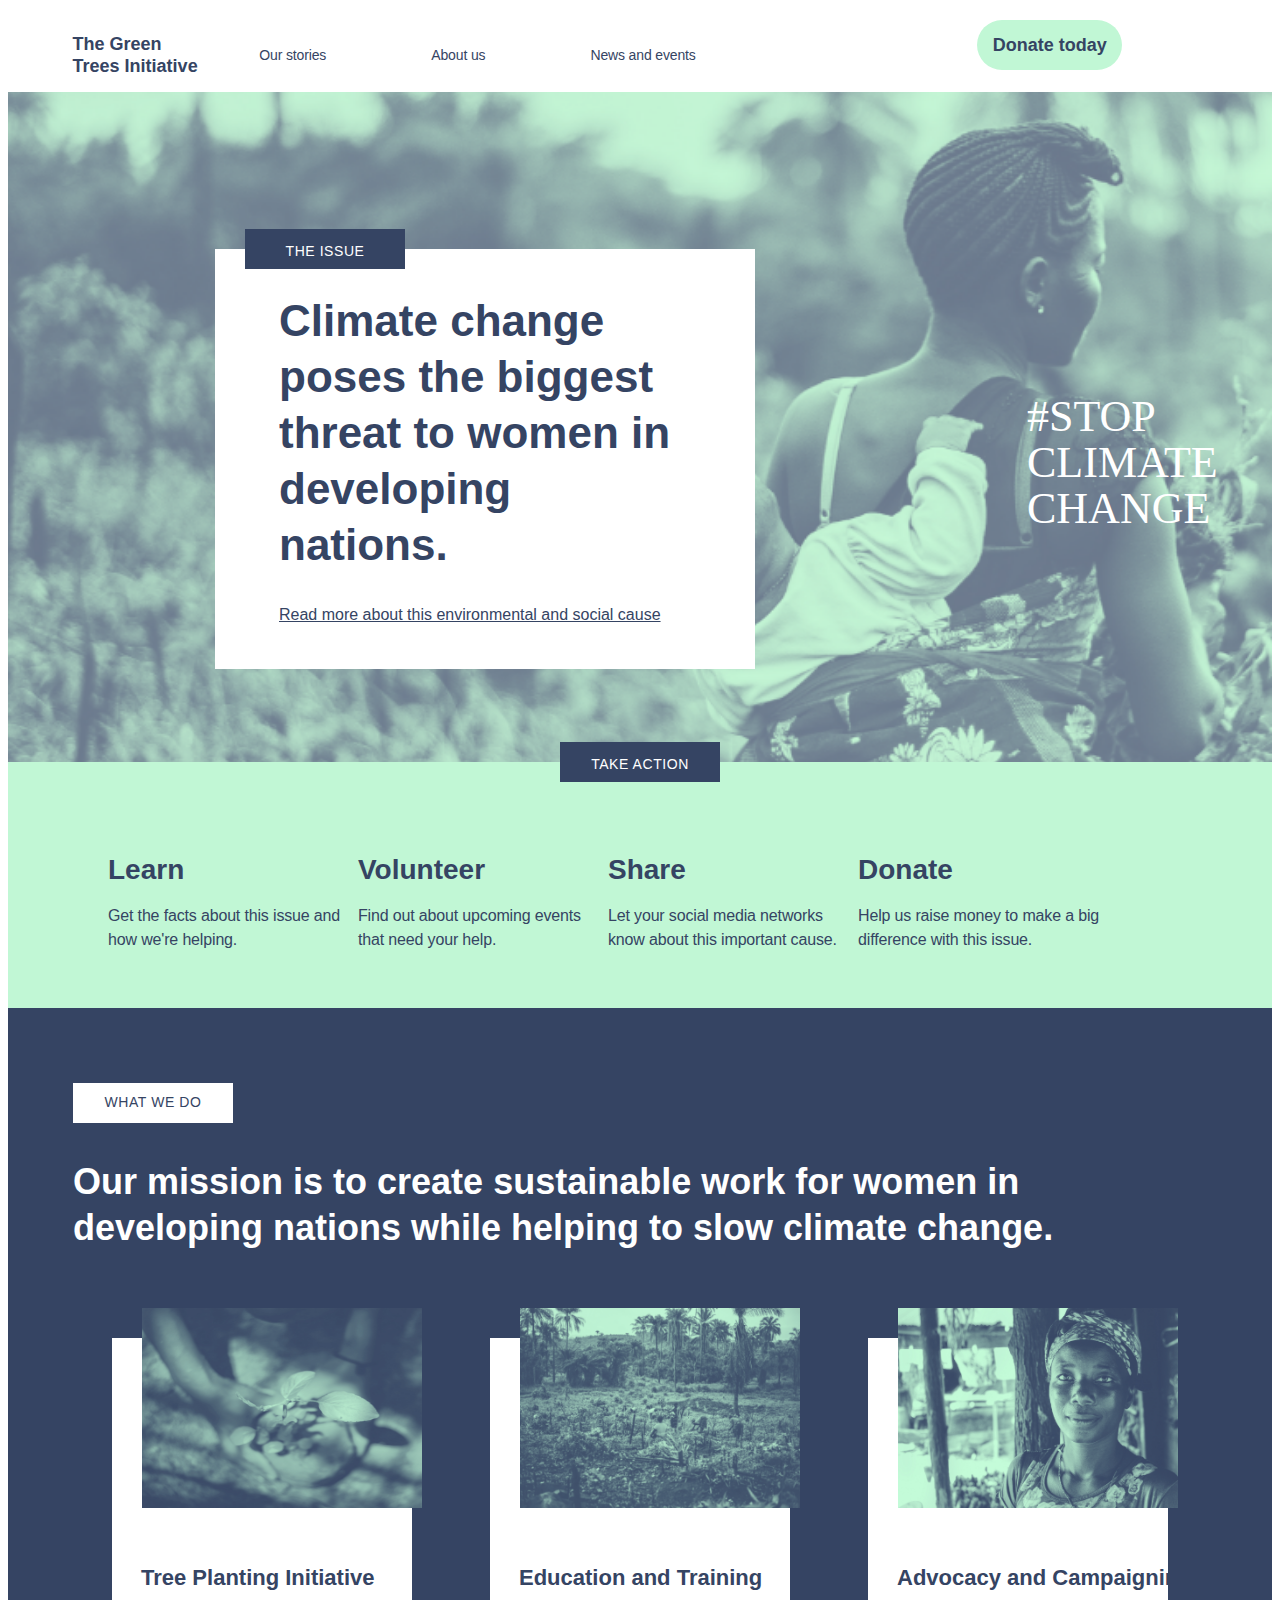
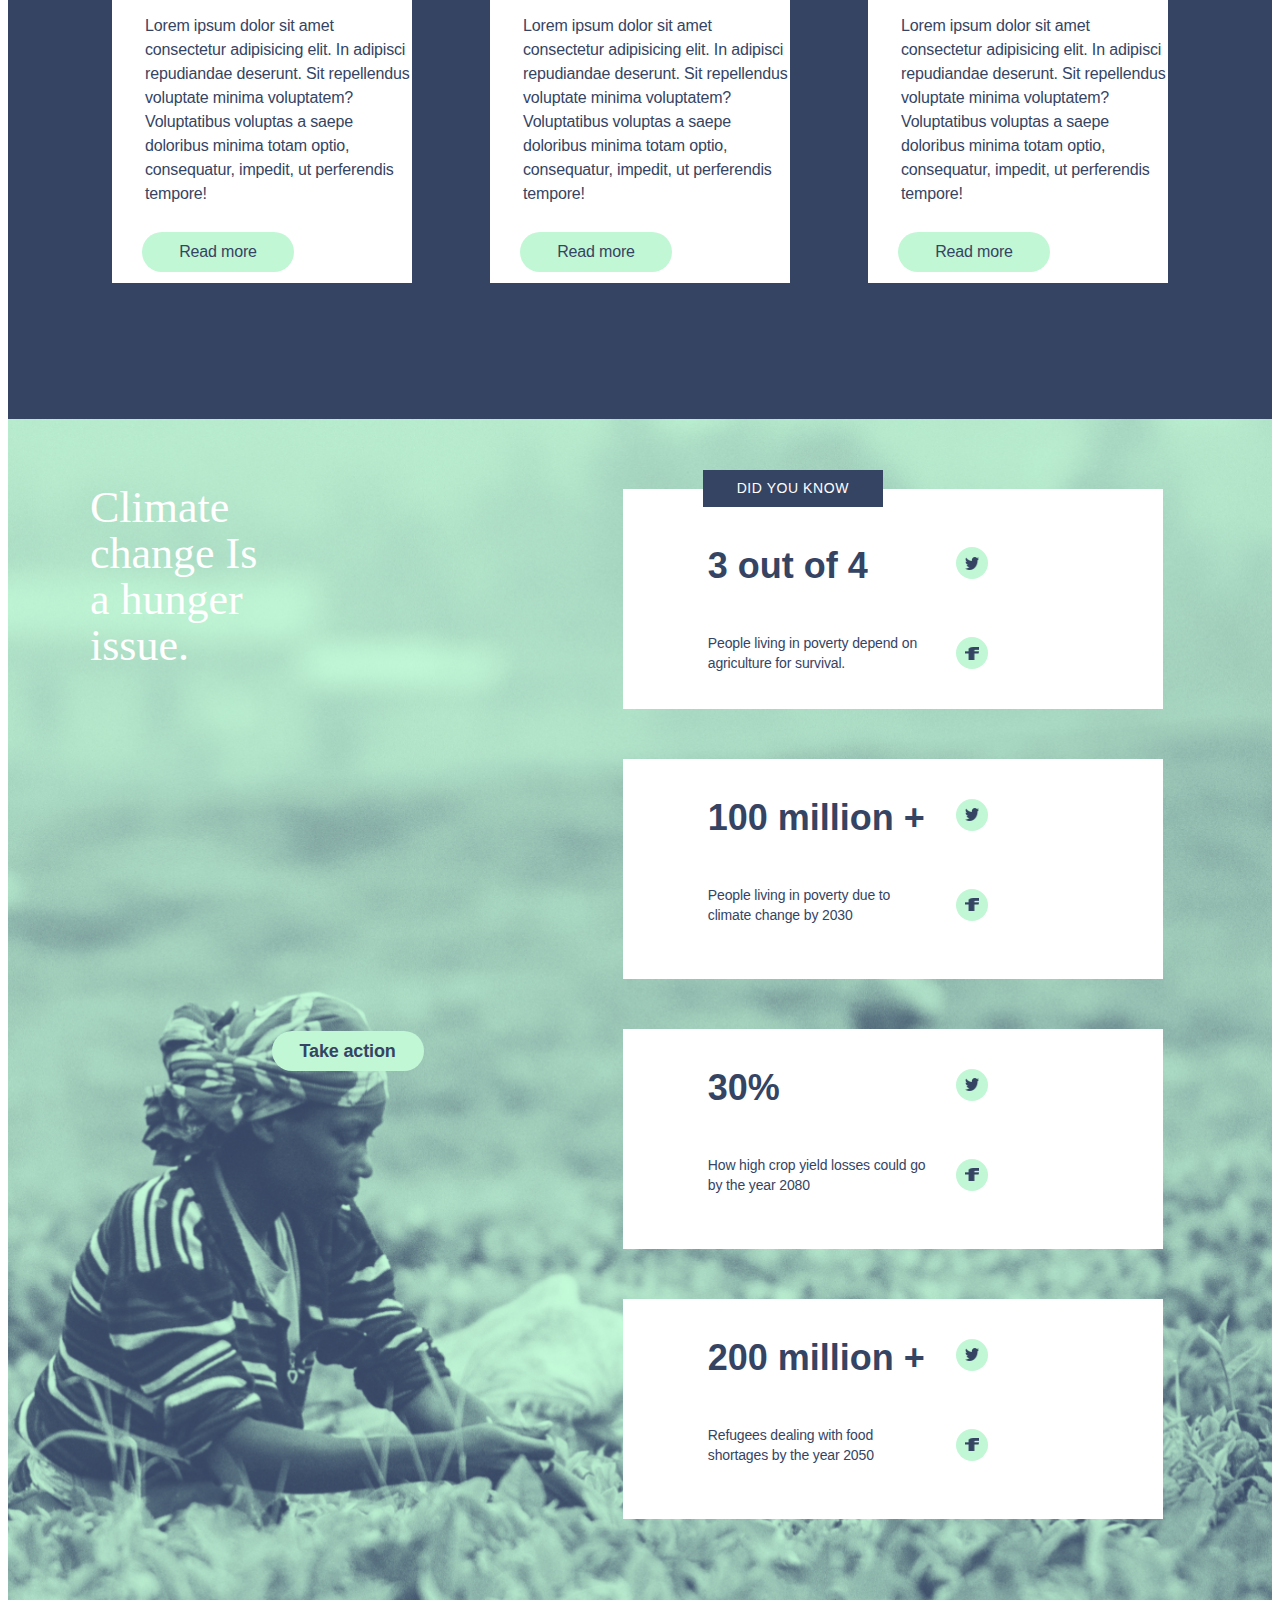
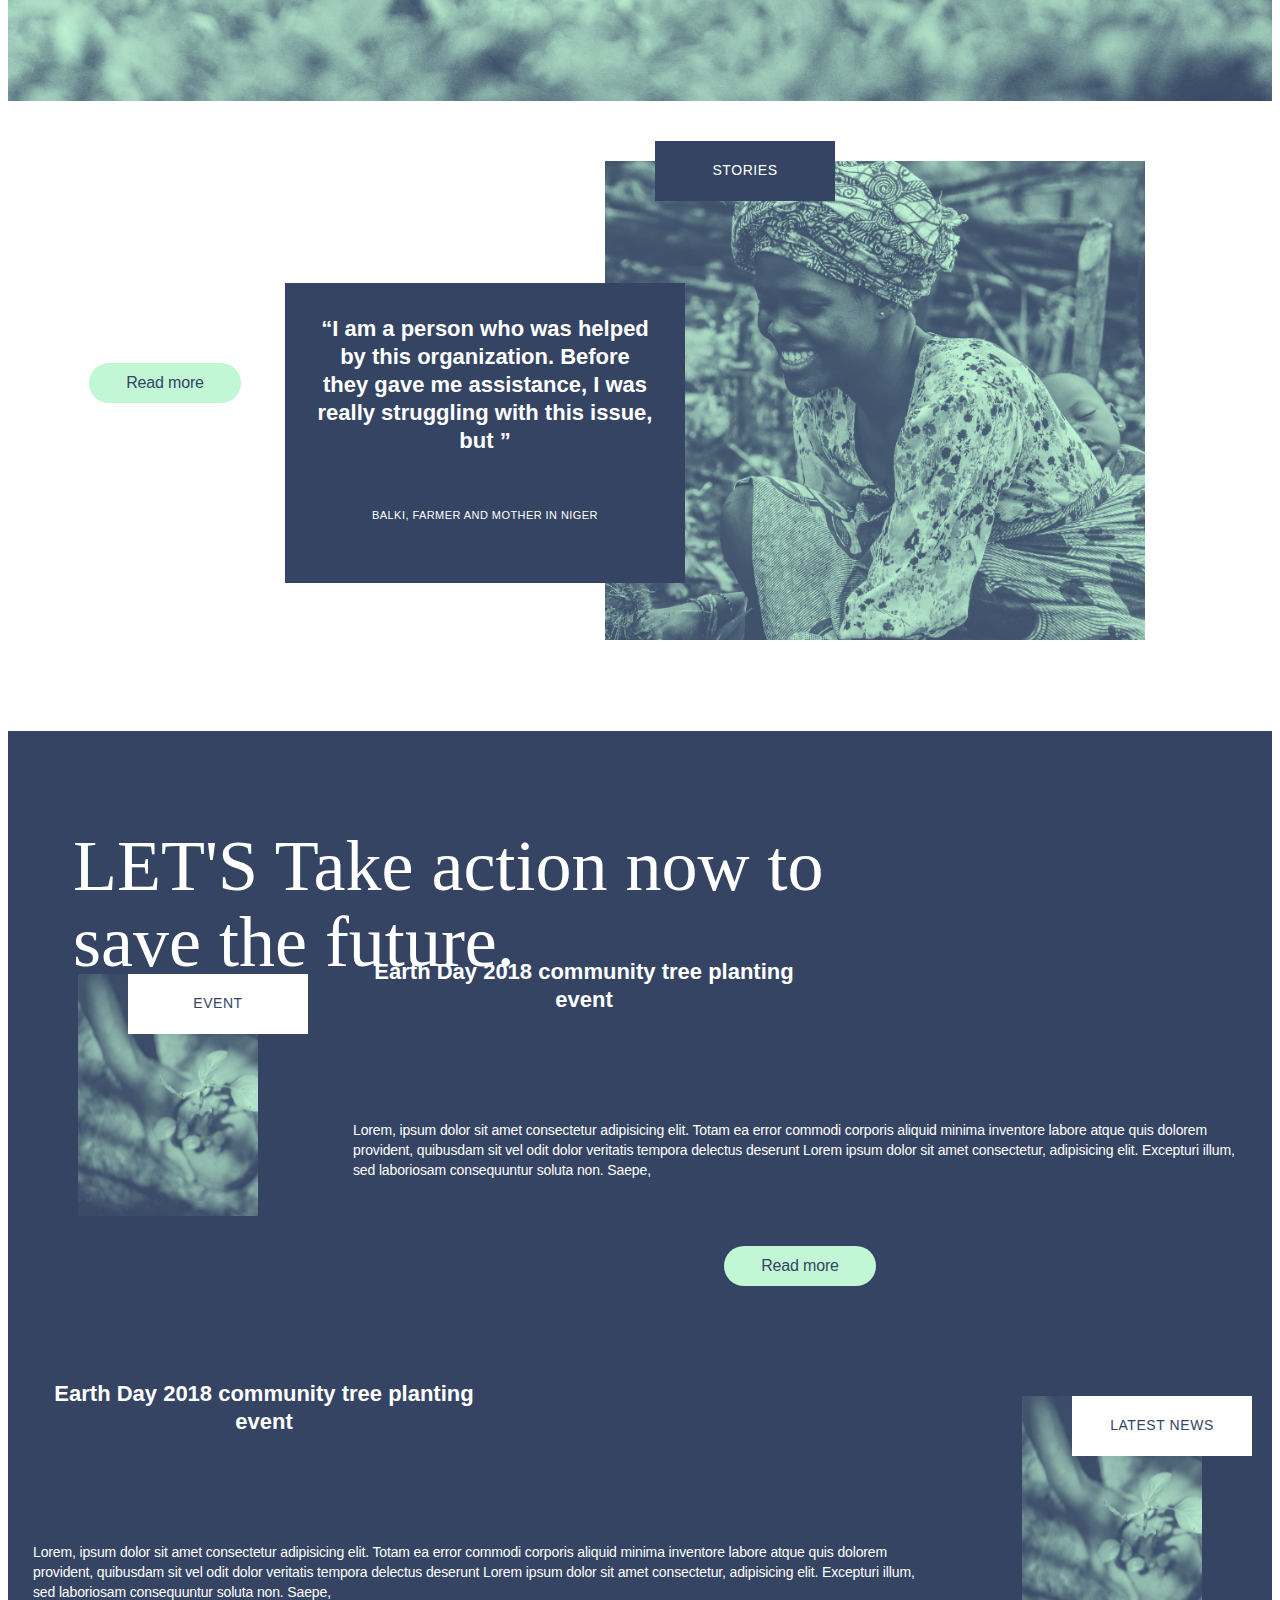
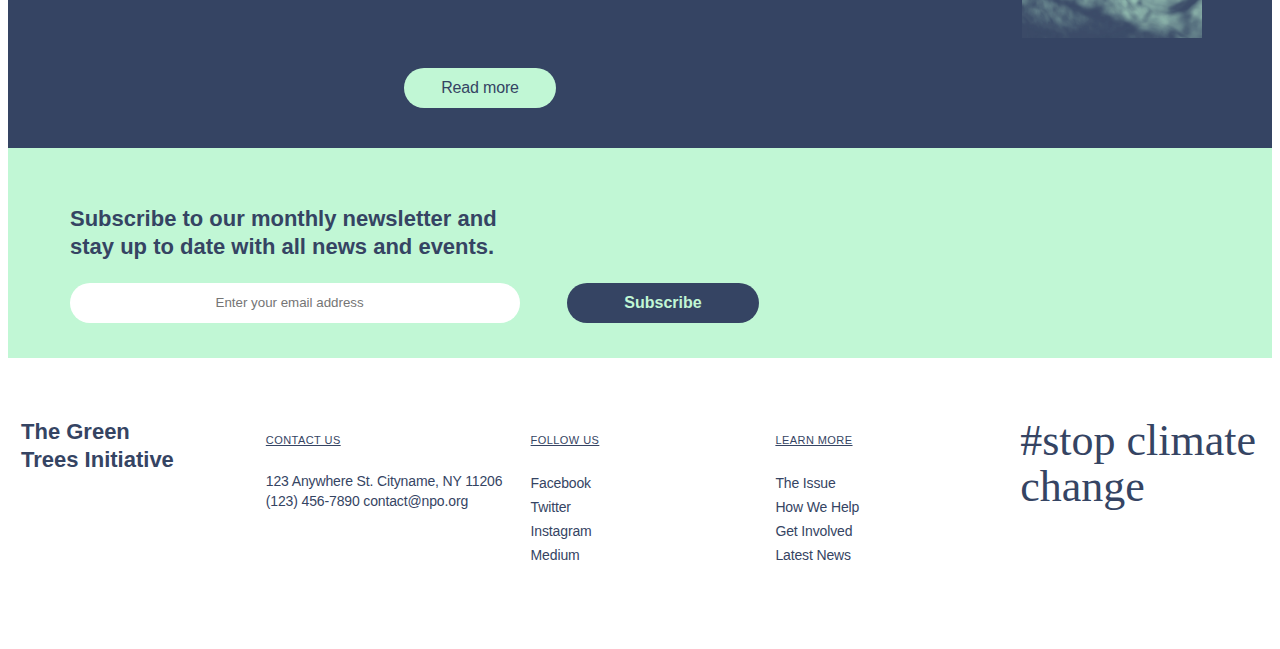
<file: index.html>
<!DOCTYPE html>
<html lang="en">

<head>
    <meta charset="UTF-8">
    <meta name="viewport" content="width=device-width, initial-scale=1.0">
    <link rel="stylesheet" href="./styles/home-struct.css" />
    <link rel="stylesheet" href="./styles/home-style.css" />
    <link
      href="https://db.onlinewebfonts.com/c/bfbdc6a04609bff0d5ccdfcf6b766d95?family=Flood+Std"
      rel="stylesheet"
      type="text/css"
    />
    <link href="https://db.onlinewebfonts.com/c/5c5a257758cff0acee4d28ff555f3bc5?family=Helvetica" rel="stylesheet" type="text/css"/>
    <title> Green Tree Initiative</title>
</head>

<body>
    <!-- top heading and nav bar with <button></button> -->
    <div class="nav-parent">
        <div class="nav-child">
            <h2 class="top-heading"> The Green <br>Trees Initiative</h2>
        </div>
        <div class="nav-child menu">
            <ul class="nav-list">
                <li>
                    <a class="nav-items" href="#">Our stories</a>
                </li>
                <li>
                    <a class="nav-items" href="./src/about.html">About us </a>
                </li>
                <li>
                    <a class="nav-items" href="#">News and events</a>
                </li>
            </ul>
        </div>
        <div class="donate-btn nav-child">
            <a href="./src/donation.html">
                <p class="btn-txt">Donate today</p>
            </a>
        </div>
    </div>

    <!-- comp two : the issue and take action  -->

    <div class="issue">
        <div class="tagline">
            <p class="tag">
                #STOP CLIMATE CHANGE
            </p>
        </div>
        <div class="the-issue">
            <div class="issue-head">
                <p>THE ISSUE</p>
            </div>
            <div class="issue-content">
                <p class="content">Climate change poses the biggest threat to women in developing nations.</p>
                <p class="meta">Read more about this environmental and social cause</p>
            </div>
        </div>
         <!-- <div class="action-head">
            <p>TAKE ACTION</p>
        </div> -->
    </div>
   
    <div class="division">
        <div class="action-head">
            <p>TAKE ACTION</p>
        </div>
        <div class="action">
            <div class="learn">
                Learn
                <p class="learn-txt">
                    Get the facts about this issue and how we're helping.
                </p>
            </div>
            <div class="learn">
                Volunteer
                <p class="learn-txt">
                    Find out about upcoming events that need your help.
                </p>
            </div>
            <div class="learn">
                Share
                <p class="learn-txt">
                    Let your social media networks know about this important cause.
                </p>
            </div>
            <div class="learn">
                Donate
                <p class="learn-txt">
                    Help us raise money to make a big difference with this issue.
                </p>
            </div>
        </div>
    </div>

    <!-- Comp three  -- we do -->

    <div class="what-we-do">
        <div class="work-btn">
            WHAT WE DO
        </div>
        <p class="mission-txt">
            Our mission is to create sustainable work for women in developing nations while helping to slow climate change.
        </p>
        <div class="list-of-work">
            <div class="work">
                <div class="image">
                    <img src="../assets/assets/home/tree-planting.png" alt="tree-planting">
                </div>
                <p class="topic">Tree Planting Initiative</p>
                <p class="work-txt">
                    Lorem ipsum dolor sit amet consectetur adipisicing elit. In adipisci repudiandae deserunt. Sit repellendus voluptate minima voluptatem? Voluptatibus voluptas a saepe doloribus minima totam optio, consequatur, impedit, ut perferendis tempore!
                </p>
                <div class="read-more-btn">
                    <p>Read more</p>
                </div>
            </div>

            <div class="work">
                <div class="image">
                    <img src="../assets/assets/home/education-training.png" alt="tree-planting">
                </div>
                <p class="topic">Education and Training</p>
                <p class="work-txt">
                    Lorem ipsum dolor sit amet consectetur adipisicing elit. In adipisci repudiandae deserunt. Sit repellendus voluptate minima voluptatem? Voluptatibus voluptas a saepe doloribus minima totam optio, consequatur, impedit, ut perferendis tempore!
                </p>
                <div class="read-more-btn">
                    <p>Read more</p>
                </div>
            </div>
                
            <div class="work">
                <div class="image">
                    <img src="../assets/assets/home/advocacy.png" alt="tree-planting">
                </div>
                <p class="topic">Advocacy and Campaigning</p>
                <p class="work-txt">
                    Lorem ipsum dolor sit amet consectetur adipisicing elit. In adipisci repudiandae deserunt. Sit repellendus voluptate minima voluptatem? Voluptatibus voluptas a saepe doloribus minima totam optio, consequatur, impedit, ut perferendis tempore!
                </p>
                <div class="read-more-btn">
                    <p>Read more</p>
                </div>
            </div>
        </div>
    </div>

    <!-- fourth component starts -->
    <div class="info-container">
        <div class="tagline info-tag">
            <p class="tag tag2">
                Climate change Is a hunger issue.
            </p>
        </div>
        <div class="read-more-btn take-action-btn">
            <p>Take action</p>
        </div>
        <div class="tab-layout">
            <div class="out-of-four">

                <div class="d-y-know">
                    DID YOU KNOW
                </div>
    
                <div class="with-twitter">
                    <p class="survey">
                        3 out of 4
                    </p>
                    <div class="social-image">
                        <img class="s-image" src="../assets/assets/home/iconmonstr-twitter-1@2x.png" alt="Twitter photo">
                    </div>
                </div>
                
                <div class="with-facebook">
                    <p class="info-txt">
                        People living in poverty depend on agriculture for survival.
                    </p>
                    <div class="social-image">
                        <img class="s-image" src="../assets/assets/home/iconmonstr-facebook-1@2x.png" alt="">
                    </div>
                </div>
            </div>
            <div class="out-of-four hundred-million">
                <div class="with-twitter">
                    <p class="survey">
                        100 million +
                    </p>
                    <div class="social-image">
                        <img class="s-image" src="../assets/assets/home/iconmonstr-twitter-1@2x.png" alt="Twitter photo">
                    </div>
                </div>
                
                <div class="with-facebook">
                    <p class="info-txt">
                        People living in poverty due to climate change by 2030
                    </p>
                    <div class="social-image">
                        <img class="s-image" src="../assets/assets/home/iconmonstr-facebook-1@2x.png" alt="">
                    </div>
                </div>
            </div>
            <div class="out-of-four hundred-million">
                <div class="with-twitter">
                    <p class="survey">
                        30%
                    </p>
                    <div class="social-image">
                        <img class="s-image" src="../assets/assets/home/iconmonstr-twitter-1@2x.png" alt="Twitter photo">
                    </div>
                </div>
                
                <div class="with-facebook">
                    <p class="info-txt">
                        How high crop yield losses could go by the year 2080
                    </p>
                    <div class="social-image">
                        <img class="s-image" src="../assets/assets/home/iconmonstr-facebook-1@2x.png" alt="">
                    </div>
                </div>
            </div>
            <div class="out-of-four hundred-million">
                <div class="with-twitter">
                    <p class="survey">
                        200 million +
                    </p>
                    <div class="social-image">
                        <img class="s-image" src="../assets/assets/home/iconmonstr-twitter-1@2x.png" alt="Twitter photo">
                    </div>
                </div>
                
                <div class="with-facebook">
                    <p class="info-txt">
                        Refugees dealing with food shortages by the year 2050
                    </p>
                    <div class="social-image">
                        <img class="s-image" src="../assets/assets/home/iconmonstr-facebook-1@2x.png" alt="">
                    </div>
                </div>
            </div>
        </div>
    </div>

    <!-- component 5 starts here -->

    <div class="comp-5">
        <div class="stories">
            <div class="d-y-know stories-top">
                <p>STORIES</p>
            </div>
        </div>
        <div class="second-part">
        <div class="stories-container">
            <p class="desc">
                “I am a person who was helped by this organization. Before they gave me assistance, I was really struggling with this issue, but ”
            </p>
            <p class="person">
                BALKI, FARMER AND MOTHER IN NIGER
            </p>
        </div>
        <div class="read-more-btn tab-view center">
            <p>Read more</p>
        </div>
    </div>
    </div>

    <!-- component six starts here -->

    <div class="comp-six">
        <div class="comp-6-tag">
            <p>LET'S Take action now to save the future.</p>
        </div>
        <div class="earth-day-container">
            <div class="earth-image">
                <div class="d-y-know center" id="invert-dyk">
                    <p>EVENT</p>
                </div>
            </div>
            <div class="flex-six-comp">
                <div class="earth-day-heading">
                    <p>Earth Day 2018 community tree planting event</p>
                </div>
                <div class="earth-day-content">
                    <p>Lorem, ipsum dolor sit amet consectetur adipisicing elit. Totam ea error commodi corporis aliquid minima inventore labore atque quis dolorem provident, quibusdam sit vel odit dolor veritatis tempora delectus deserunt Lorem ipsum dolor sit amet consectetur, adipisicing elit. Excepturi illum, sed laboriosam consequuntur soluta non. Saepe, </p>
                </div>
                <div class="read-more-btn center">
                    <p>Read more</p>
                </div>
            </div>
        </div>
        <div class="earth-day-container earth-second-container">
            <div class="earth-image">
                <div class="d-y-know center" id="invert-dyk">
                    <p>LATEST NEWS</p>
                </div>
            </div>
            <div class="flex-six-comp">
                <div class="earth-day-heading">
                    <p>Earth Day 2018 community tree planting event</p>
                </div>
                <div class="earth-day-content">
                    <p>Lorem, ipsum dolor sit amet consectetur adipisicing elit. Totam ea error commodi corporis aliquid minima inventore labore atque quis dolorem provident, quibusdam sit vel odit dolor veritatis tempora delectus deserunt Lorem ipsum dolor sit amet consectetur, adipisicing elit. Excepturi illum, sed laboriosam consequuntur soluta non. Saepe, </p>
                </div>
                <div class="read-more-btn center">
                    <p>Read more</p>
                </div>
            </div>
        </div>
    </div>

    <!-- subscribe component start here  -->

    <div class="subscribe-container">
        <div class="apealing">
            <p>Subscribe to our monthly newsletter and stay up to date with all news and events.</p>
        </div>
        <div class="input-email">
            <input type="email" name="email" placeholder="Enter your email address" id="get-email">
        </div>
        <div class="subscribe-btn">
            <Button:submit class="subscribe-now">Subscribe</Button:submit>
        </div>
    </div>

    <!-- Footer start here -->

    <div class="footer">
        <div class="page-title flex-item">
            The Green <br>Trees Initiative
        </div>
        <div class="contact-us flex-item">
            <p class="contact">
                CONTACT US
            </p>
            <p class="address">
                123 Anywhere St. Cityname, NY 11206 (123) 456-7890 contact@npo.org
            </p>
        </div>
        <div class="follow-us flex-item">
            <p class="contact">
                FOLLOW US
            </p>
            <ul class="nav-list footer-li">
                <li>Facebook</li>
                <li>Twitter</li>
                <li>Instagram</li>
                <li>Medium</li>
            </ul>
        </div>
        <div class="flex-item extra" style="width: 100px;"></div>
        <div class="learn-more flex-item">
            <p class="contact">
                LEARN MORE
            </p>
            <ul class="nav-list footer-li">
                <li>The Issue</li>
                <li>How We Help</li>
                <li>Get Involved</li>
                <li>Latest News</li>
            </ul>
        </div>
        <div class="footer-tag flex-item">
            #stop climate change
        </div>
    </div>

</body>

</html>
</file>
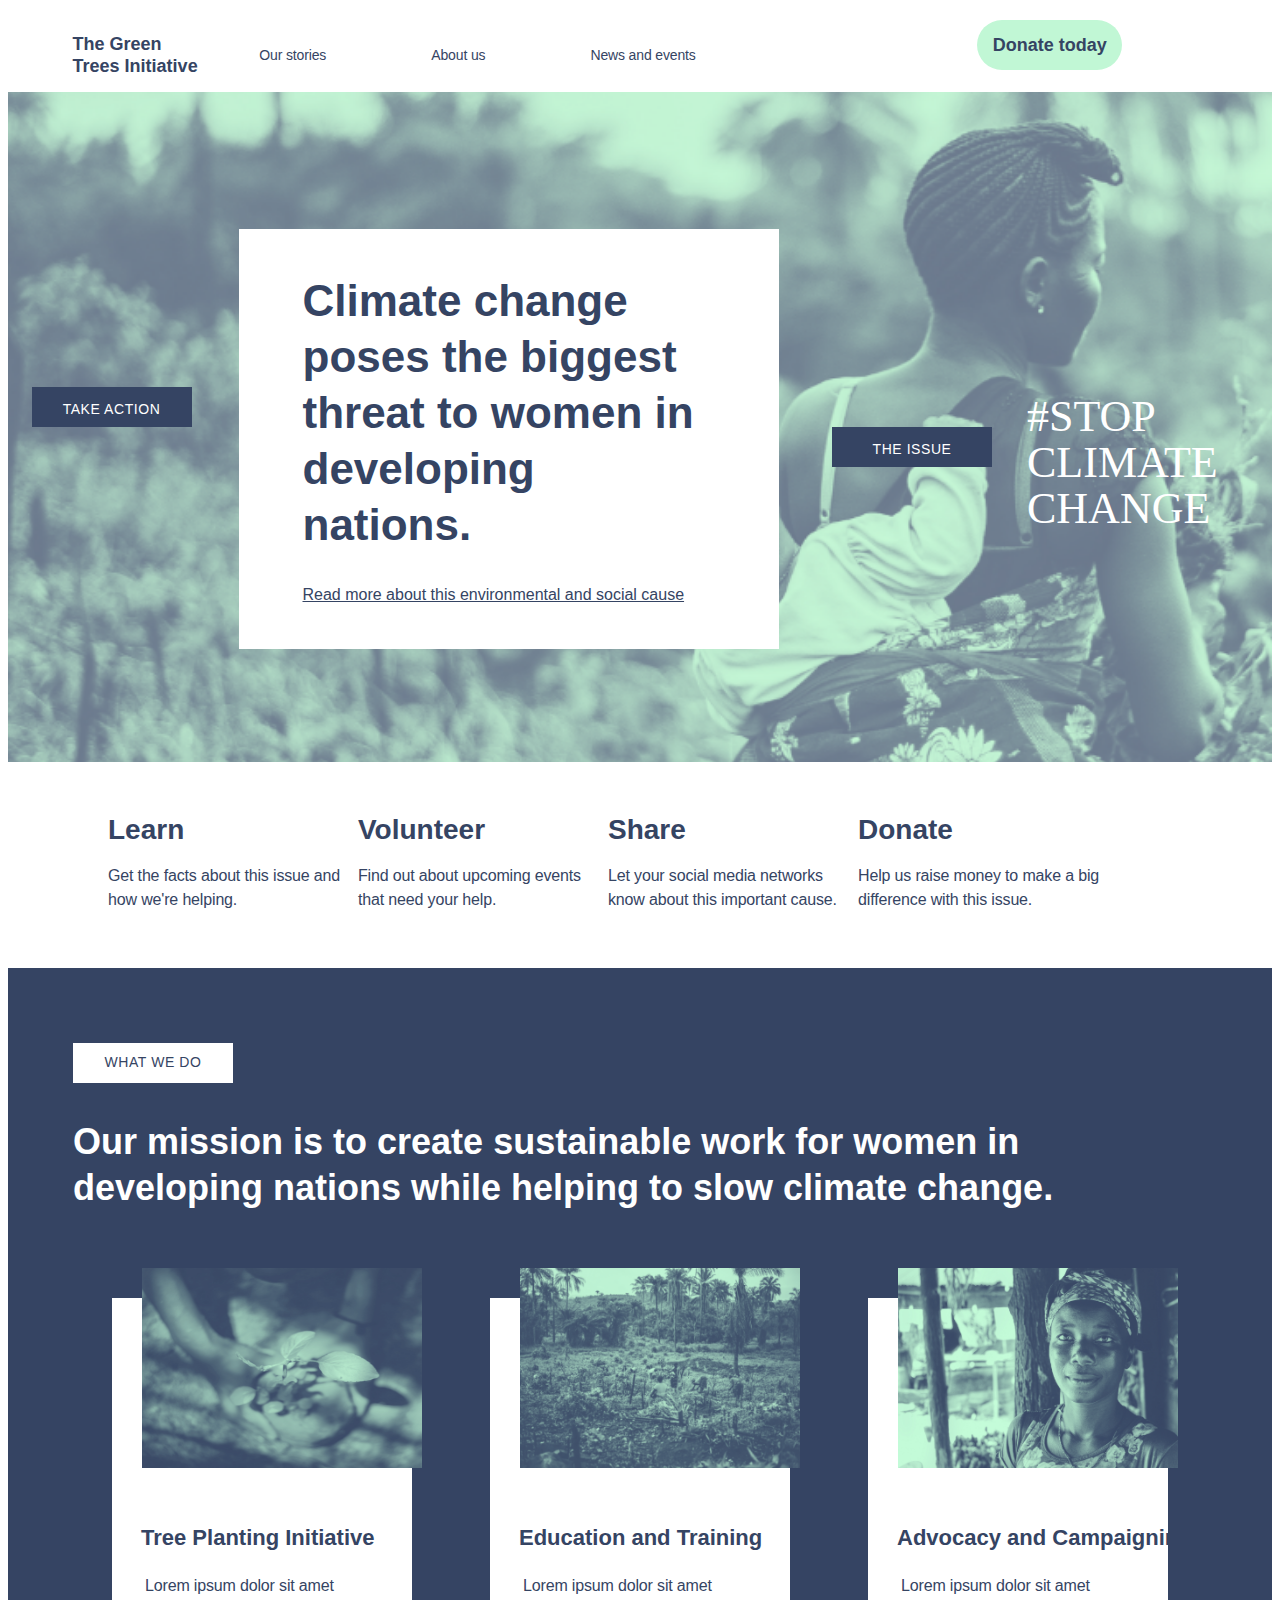
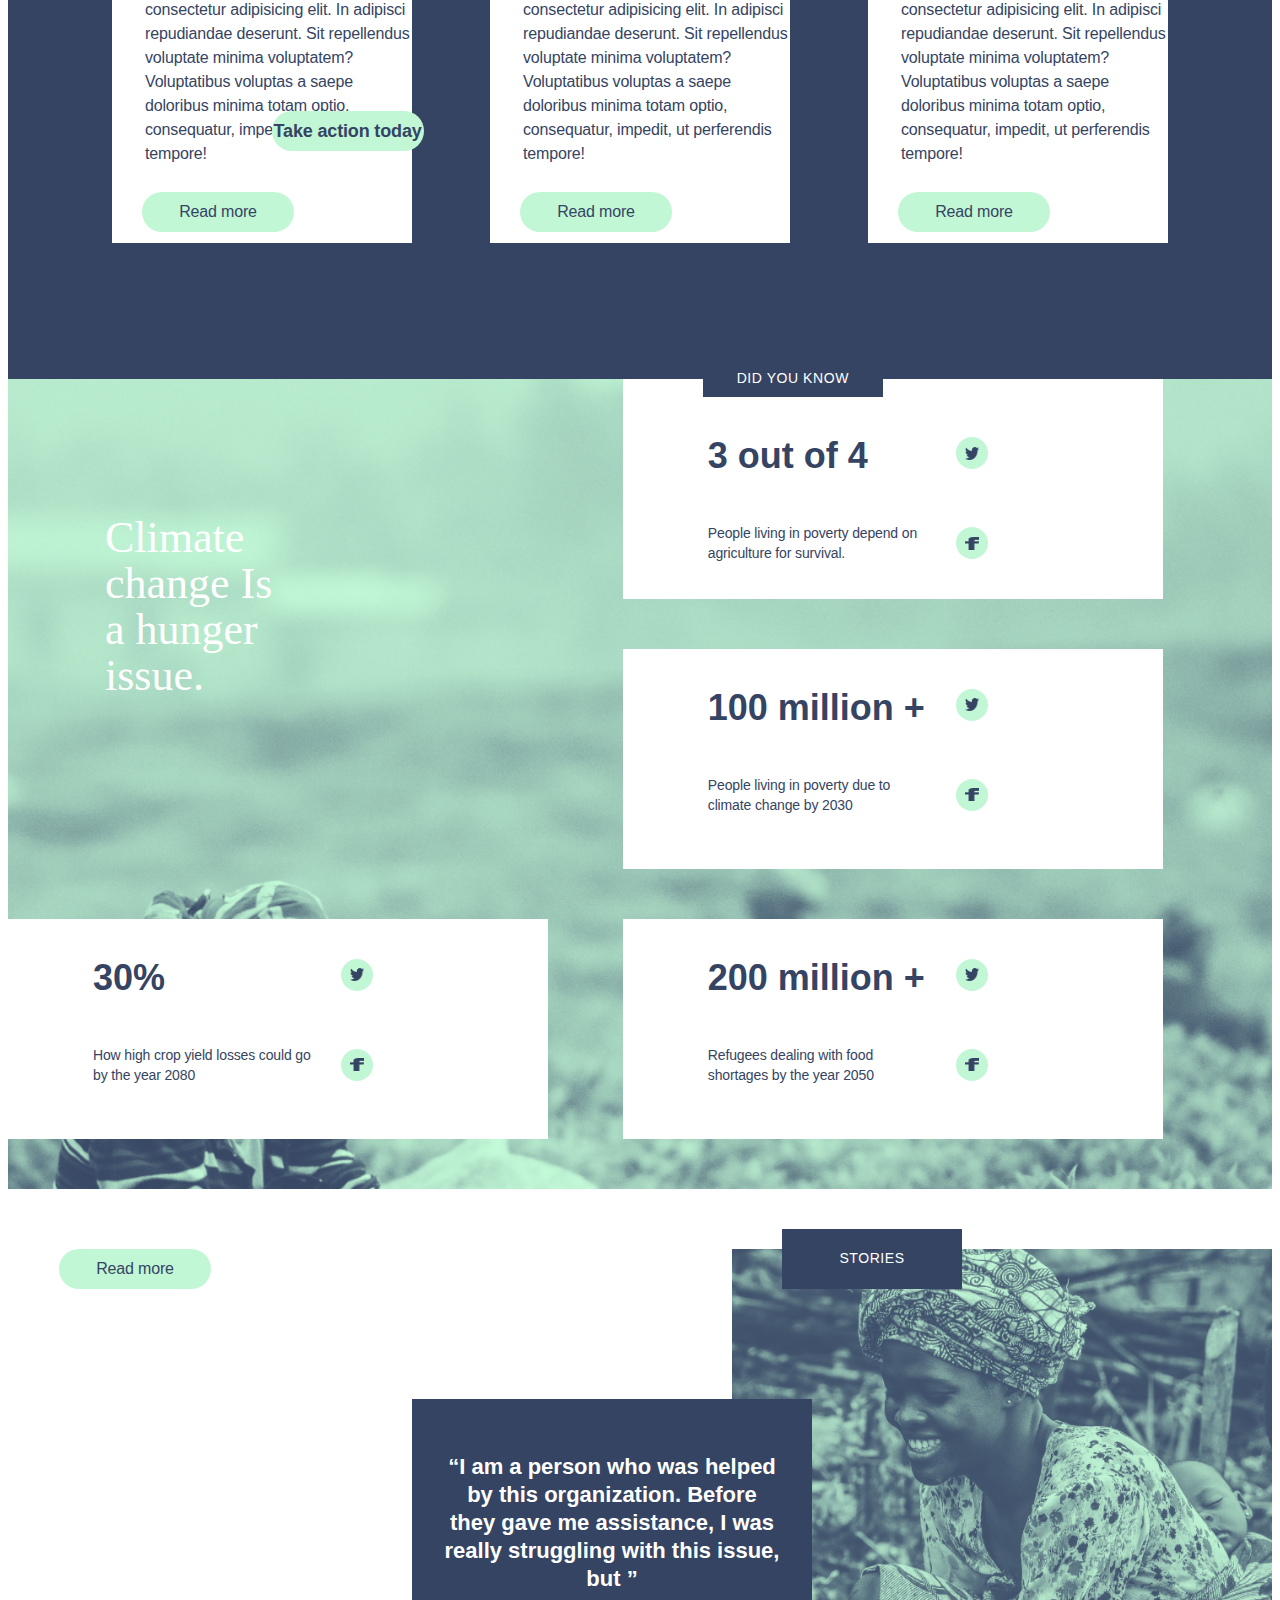
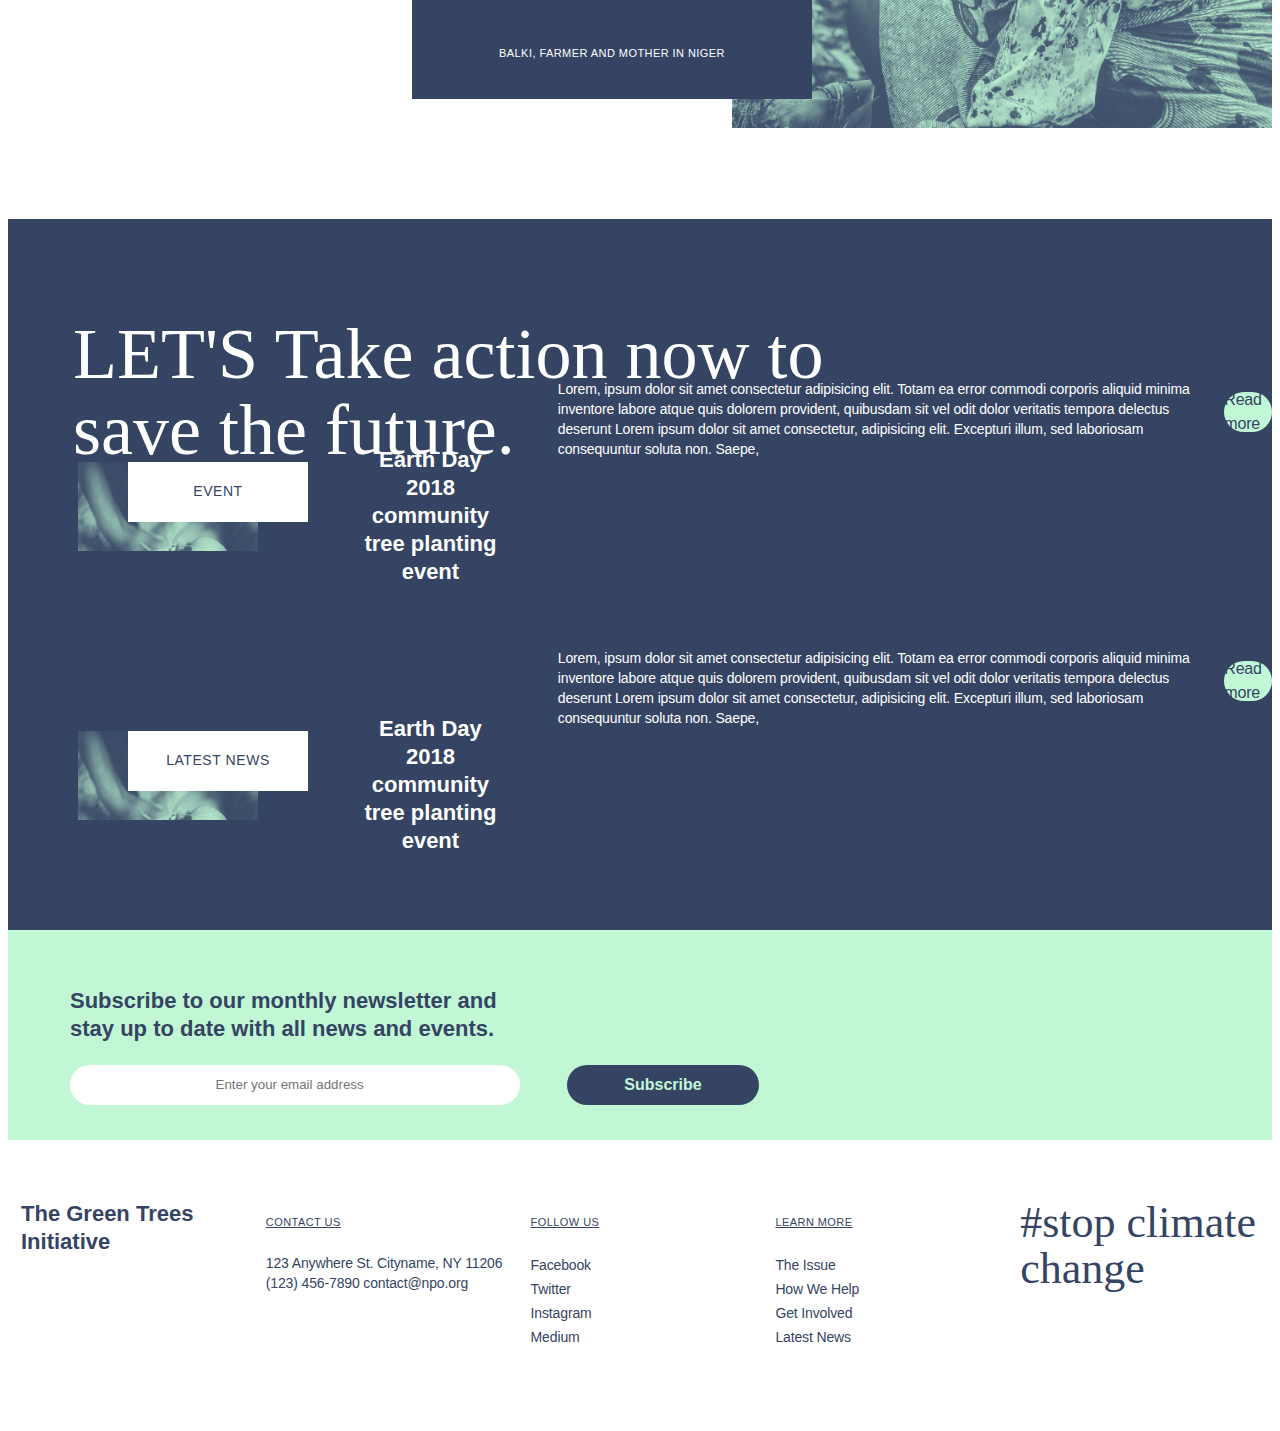
<file: src/index.html>
<!DOCTYPE html>
<html lang="en">

<head>
    <meta charset="UTF-8">
    <meta name="viewport" content="width=device-width, initial-scale=1.0">
    <link rel="stylesheet" href="../styles/home-struct.css" />
    <link rel="stylesheet" href="../styles/home-style.css" />
    <link
      href="https://db.onlinewebfonts.com/c/bfbdc6a04609bff0d5ccdfcf6b766d95?family=Flood+Std"
      rel="stylesheet"
      type="text/css"
    />
    <title> Green Tree Initiative</title>
</head>

<body>
    <!-- top heading and nav bar with <button></button> -->
    <div class="nav-parent">
        <div class="nav-child">
            <h2 class="top-heading"> The Green <br>Trees Initiative</h2>
        </div>
        <div class="nav-child menu">
            <ul class="nav-list">
                <li>
                    <a class="nav-items" href="#">Our stories</a>
                </li>
                <li>
                    <a class="nav-items" href="#">About us </a>
                </li>
                <li>
                    <a class="nav-items" href="#">News and events</a>
                </li>
            </ul>
        </div>
        <div class="donate-btn nav-child">
            <p class="btn-txt">Donate today</p>
        </div>
    </div>

    <!-- comp two : the issue and take action  -->

    <div class="issue">
        <div class="tagline">
            <p class="tag">
                #STOP CLIMATE CHANGE
            </p>
        </div>
        <div class="issue-head">
            <p>THE ISSUE</p>
        </div>
        <div class="the-issue">
            <div class="issue-content">
                <p class="content">Climate change poses the biggest threat to women in developing nations.</p>
                <p class="meta">Read more about this environmental and social cause</p>
            </div>
        </div>
         <div class="action-head">
        <p>TAKE ACTION</p>
    </div>
    </div>
   
    <div class="action">
        <div class="learn">
            Learn
            <p class="learn-txt">
                Get the facts about this issue and how we're helping.
            </p>
        </div>
        <div class="learn">
            Volunteer
            <p class="learn-txt">
                Find out about upcoming events that need your help.
            </p>
        </div>
        <div class="learn">
            Share
            <p class="learn-txt">
                Let your social media networks know about this important cause.
            </p>
        </div>
        <div class="learn">
            Donate
            <p class="learn-txt">
                Help us raise money to make a big difference with this issue.
            </p>
        </div>
    </div>

    <!-- Comp three  -- we do -->

    <div class="what-we-do">
        <div class="work-btn">
            WHAT WE DO
        </div>
        <p class="mission-txt">
            Our mission is to create sustainable work for women in developing nations while helping to slow climate change.
        </p>
        <div class="list-of-work">
            <div class="work">
                <div class="image">
                    <img src="../assets/assets/home/tree-planting.png" alt="tree-planting">
                </div>
                <p class="topic">Tree Planting Initiative</p>
                <p class="work-txt">
                    Lorem ipsum dolor sit amet consectetur adipisicing elit. In adipisci repudiandae deserunt. Sit repellendus voluptate minima voluptatem? Voluptatibus voluptas a saepe doloribus minima totam optio, consequatur, impedit, ut perferendis tempore!
                </p>
                <div class="read-more-btn">
                    <p>Read more</p>
                </div>
            </div>

            <div class="work">
                <div class="image">
                    <img src="../assets/assets/home/education-training.png" alt="tree-planting">
                </div>
                <p class="topic">Education and Training</p>
                <p class="work-txt">
                    Lorem ipsum dolor sit amet consectetur adipisicing elit. In adipisci repudiandae deserunt. Sit repellendus voluptate minima voluptatem? Voluptatibus voluptas a saepe doloribus minima totam optio, consequatur, impedit, ut perferendis tempore!
                </p>
                <div class="read-more-btn">
                    <p>Read more</p>
                </div>
            </div>
                
            <div class="work">
                <div class="image">
                    <img src="../assets/assets/home/advocacy.png" alt="tree-planting">
                </div>
                <p class="topic">Advocacy and Campaigning</p>
                <p class="work-txt">
                    Lorem ipsum dolor sit amet consectetur adipisicing elit. In adipisci repudiandae deserunt. Sit repellendus voluptate minima voluptatem? Voluptatibus voluptas a saepe doloribus minima totam optio, consequatur, impedit, ut perferendis tempore!
                </p>
                <div class="read-more-btn">
                    <p>Read more</p>
                </div>
            </div>
        </div>
    </div>

    <!-- fourth component starts -->
    <div class="info-container">
        <div class="tagline info-tag">
            <p class="tag">
                Climate change Is a hunger issue.
            </p>
        </div>
        <div class="read-more-btn take-action-btn">
            <p>Take action today</p>
        </div>
        <div class="out-of-four">

            <div class="d-y-know">
                DID YOU KNOW
            </div>

            <div class="with-twitter">
                <p class="survey">
                    3 out of 4
                </p>
                <div class="social-image">
                    <img class="s-image" src="../assets/assets/home/iconmonstr-twitter-1@2x.png" alt="Twitter photo">
                </div>
            </div>
            
            <div class="with-facebook">
                <p class="info-txt">
                    People living in poverty depend on agriculture for survival.
                </p>
                <div class="social-image">
                    <img class="s-image" src="../assets/assets/home/iconmonstr-facebook-1@2x.png" alt="">
                </div>
            </div>
        </div>
        <div class="out-of-four hundred-million">
            <div class="with-twitter">
                <p class="survey">
                    100 million +
                </p>
                <div class="social-image">
                    <img class="s-image" src="../assets/assets/home/iconmonstr-twitter-1@2x.png" alt="Twitter photo">
                </div>
            </div>
            
            <div class="with-facebook">
                <p class="info-txt">
                    People living in poverty due to climate change by 2030
                </p>
                <div class="social-image">
                    <img class="s-image" src="../assets/assets/home/iconmonstr-facebook-1@2x.png" alt="">
                </div>
            </div>
        </div>
        <div class="out-of-four hundred-million">
            <div class="with-twitter">
                <p class="survey">
                    30%
                </p>
                <div class="social-image">
                    <img class="s-image" src="../assets/assets/home/iconmonstr-twitter-1@2x.png" alt="Twitter photo">
                </div>
            </div>
            
            <div class="with-facebook">
                <p class="info-txt">
                    How high crop yield losses could go by the year 2080
                </p>
                <div class="social-image">
                    <img class="s-image" src="../assets/assets/home/iconmonstr-facebook-1@2x.png" alt="">
                </div>
            </div>
        </div>
        <div class="out-of-four hundred-million">
            <div class="with-twitter">
                <p class="survey">
                    200 million +
                </p>
                <div class="social-image">
                    <img class="s-image" src="../assets/assets/home/iconmonstr-twitter-1@2x.png" alt="Twitter photo">
                </div>
            </div>
            
            <div class="with-facebook">
                <p class="info-txt">
                    Refugees dealing with food shortages by the year 2050
                </p>
                <div class="social-image">
                    <img class="s-image" src="../assets/assets/home/iconmonstr-facebook-1@2x.png" alt="">
                </div>
            </div>
        </div>
    </div>

    <!-- component 5 starts here -->

    <div class="comp-5">
        <div class="stories">
            <div class="d-y-know stories-top">
                <p>STORIES</p>
            </div>
        </div>
        <div class="stories-container">
            <p class="desc">
                “I am a person who was helped by this organization. Before they gave me assistance, I was really struggling with this issue, but ”
            </p>
            <p class="person">
                BALKI, FARMER AND MOTHER IN NIGER
            </p>
        </div>
        <div class="read-more-btn center">
            <p>Read more</p>
        </div>
    </div>

    <!-- component six starts here -->

    <div class="comp-six">
        <div class="comp-6-tag">
            <p>LET'S Take action now to save the future.</p>
        </div>
        <div class="earth-day-container">
            <div class="earth-image">
                <div class="d-y-know center" id="invert-dyk">
                    <p>EVENT</p>
                </div>
            </div>
            <div class="earth-day-heading">
                <p>Earth Day 2018 community tree planting event</p>
            </div>
            <div class="earth-day-content">
                <p>Lorem, ipsum dolor sit amet consectetur adipisicing elit. Totam ea error commodi corporis aliquid minima inventore labore atque quis dolorem provident, quibusdam sit vel odit dolor veritatis tempora delectus deserunt Lorem ipsum dolor sit amet consectetur, adipisicing elit. Excepturi illum, sed laboriosam consequuntur soluta non. Saepe, </p>
            </div>
            <div class="read-more-btn center">
                <p>Read more</p>
            </div>
        </div>
        <div class="earth-day-container">
            <div class="earth-image">
                <div class="d-y-know center" id="invert-dyk">
                    <p>LATEST NEWS</p>
                </div>
            </div>
            <div class="earth-day-heading">
                <p>Earth Day 2018 community tree planting event</p>
            </div>
            <div class="earth-day-content">
                <p>Lorem, ipsum dolor sit amet consectetur adipisicing elit. Totam ea error commodi corporis aliquid minima inventore labore atque quis dolorem provident, quibusdam sit vel odit dolor veritatis tempora delectus deserunt Lorem ipsum dolor sit amet consectetur, adipisicing elit. Excepturi illum, sed laboriosam consequuntur soluta non. Saepe, </p>
            </div>
            <div class="read-more-btn center">
                <p>Read more</p>
            </div>
        </div>
    </div>

    <!-- subscribe component start here  -->

    <div class="subscribe-container">
        <div class="apealing">
            <p>Subscribe to our monthly newsletter and stay up to date with all news and events.</p>
        </div>
        <div class="input-email">
            <input type="email" name="email" placeholder="Enter your email address" id="get-email">
        </div>
        <div class="subscribe-btn">
            <Button:submit class="subscribe-now">Subscribe</Button:submit>
        </div>
    </div>

    <!-- Footer start here -->

    <div class="footer">
        <div class="page-title flex-item">
            The Green Trees Initiative
        </div>
        <div class="contact-us flex-item">
            <p class="contact">
                CONTACT US
            </p>
            <p class="address">
                123 Anywhere St. Cityname, NY 11206 (123) 456-7890 contact@npo.org
            </p>
        </div>
        <div class="follow-us flex-item">
            <p class="contact">
                FOLLOW US
            </p>
            <ul class="nav-list footer-li">
                <li>Facebook</li>
                <li>Twitter</li>
                <li>Instagram</li>
                <li>Medium</li>
            </ul>
        </div>
        <div class="learn-more flex-item">
            <p class="contact">
                LEARN MORE
            </p>
            <ul class="nav-list footer-li">
                <li>The Issue</li>
                <li>How We Help</li>
                <li>Get Involved</li>
                <li>Latest News</li>
            </ul>
        </div>
        <div class="footer-tag flex-item">
            #stop climate change
        </div>
    </div>

</body>

</html>
</file>
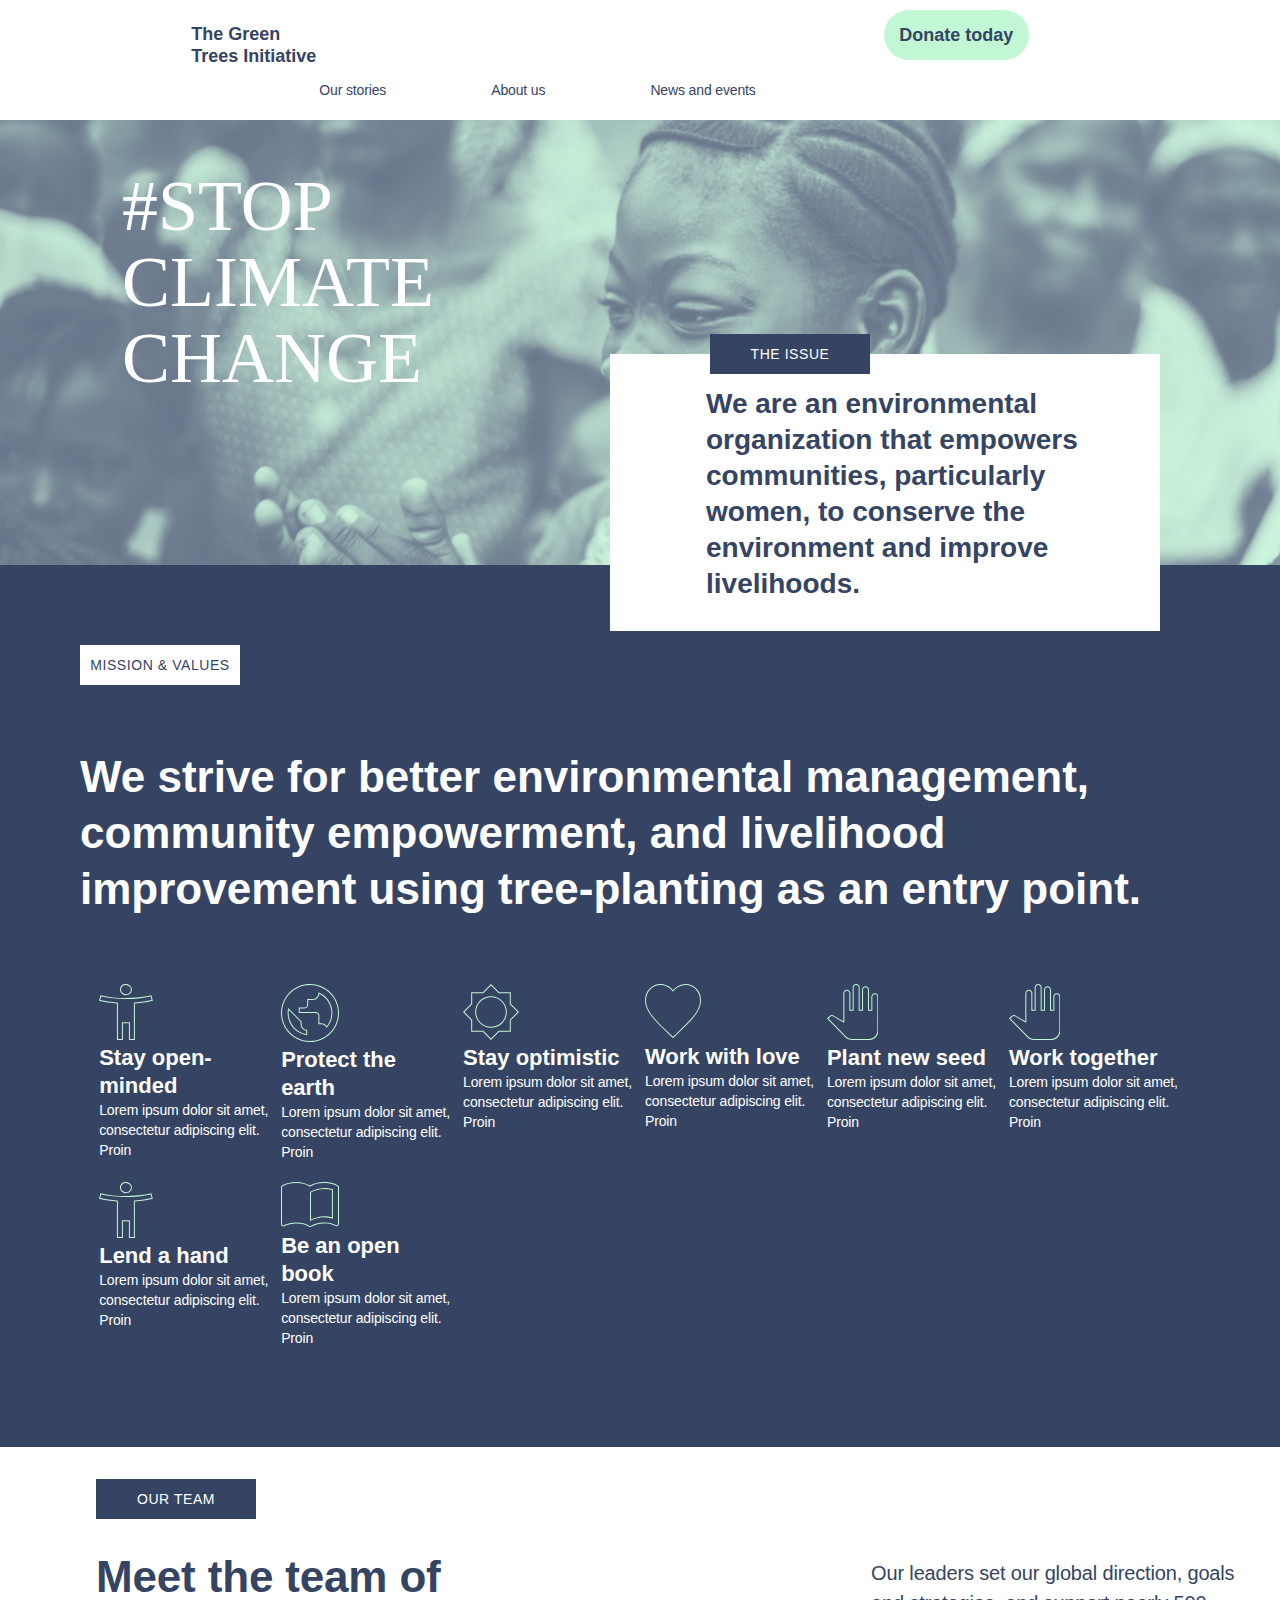
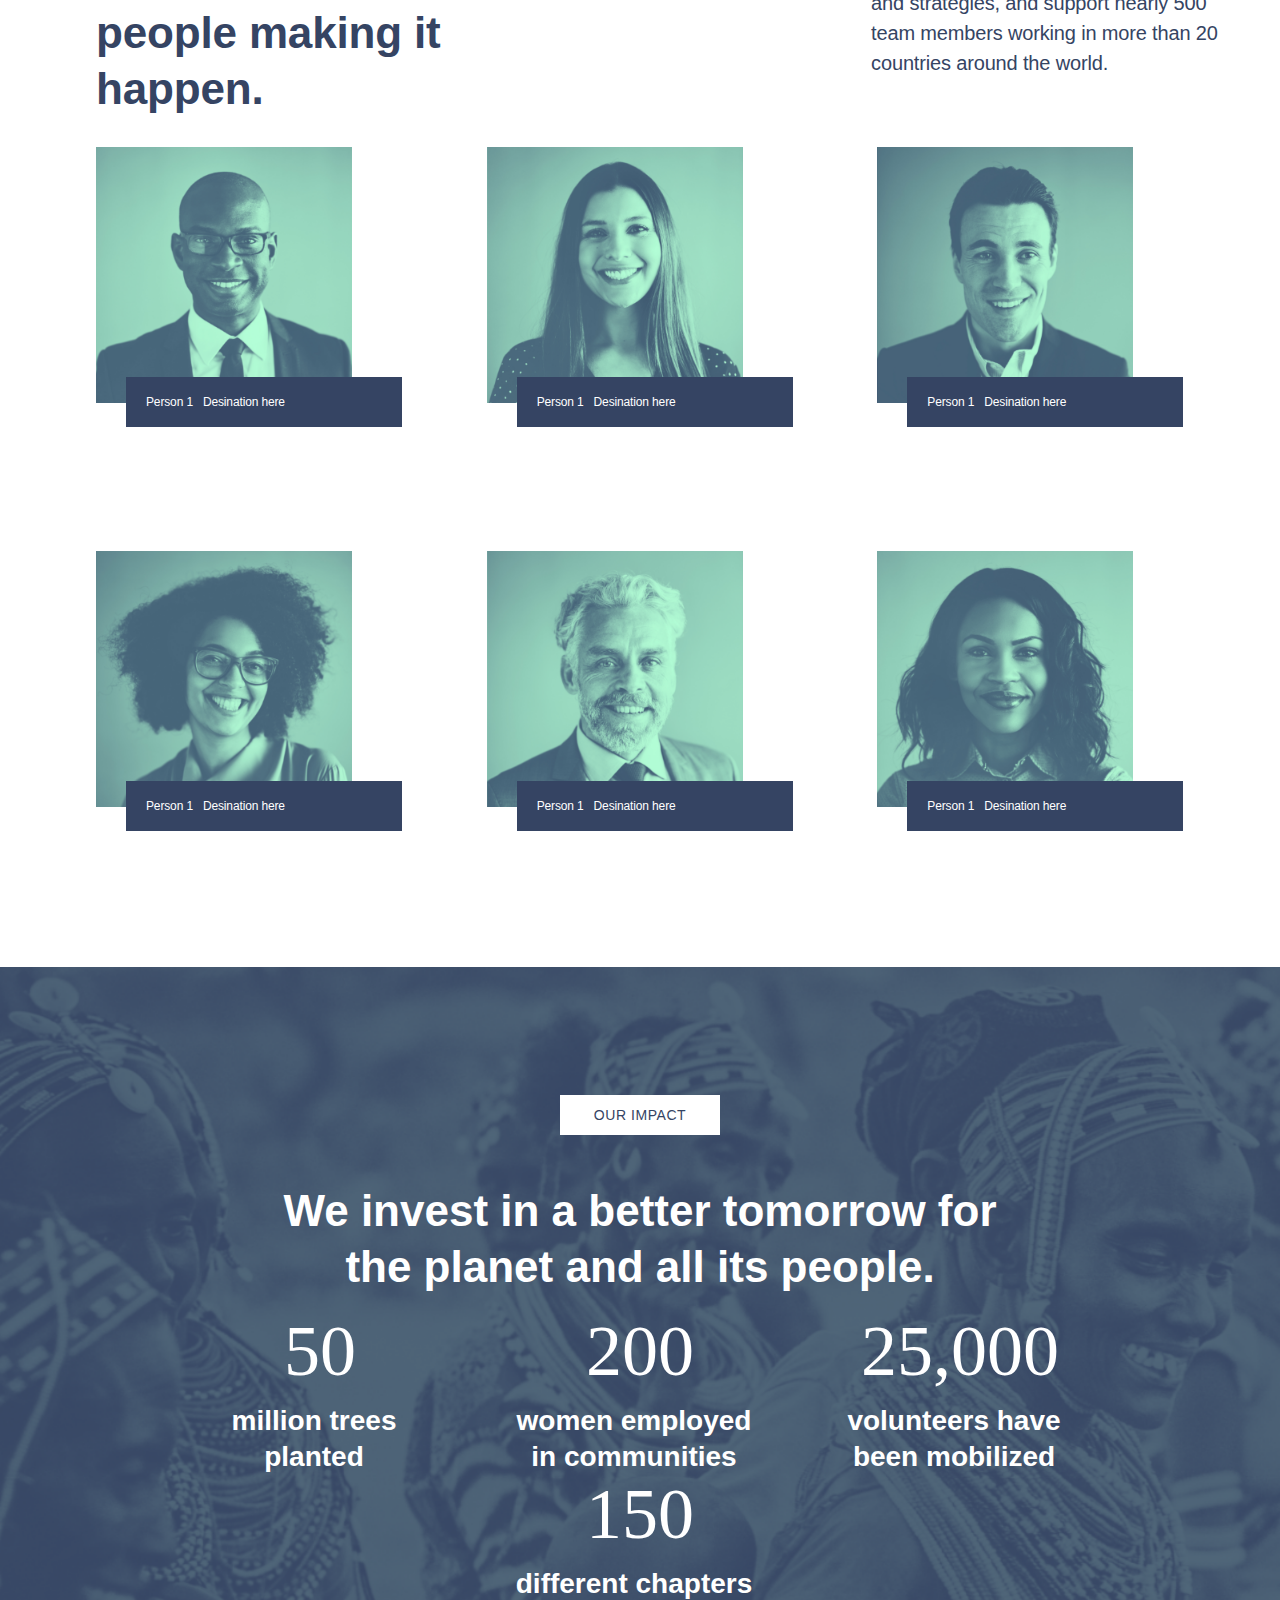
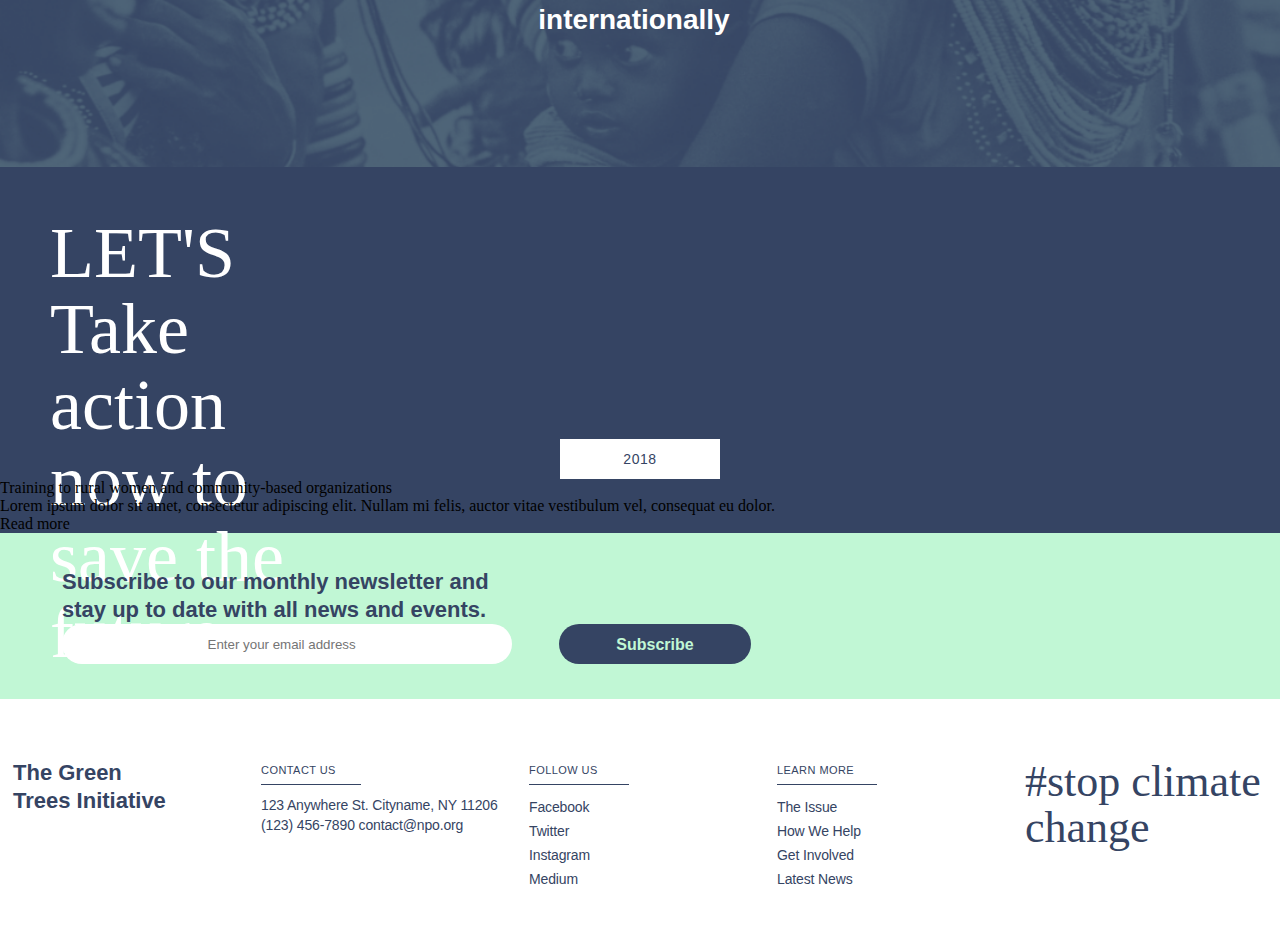
<file: src/about.html>
<!DOCTYPE html>
<html lang="en">
<head>
    <meta charset="UTF-8">
    <meta name="viewport" content="width=device-width, initial-scale=1.0">
    <title>About Page</title>
    <link
      href="https://db.onlinewebfonts.com/c/bfbdc6a04609bff0d5ccdfcf6b766d95?family=Flood+Std"
      rel="stylesheet"
      type="text/css"
    />
    <link href="https://db.onlinewebfonts.com/c/5c5a257758cff0acee4d28ff555f3bc5?family=Helvetica" rel="stylesheet" type="text/css"/>
    <!-- <link rel="stylesheet" href="../styles/home-struct.css">
    <link rel="stylesheet" href="../styles/home-style.css"> -->
    <link rel="stylesheet" href="../styles/about-struct.css">
    <link rel="stylesheet" href="../styles/about-style.css">
</head>
<body>
    <!-- top nav bar -->
    <div class="nav-parent">
        <div class="nav-child">
            <h2 class="top-heading"> The Green <br>Trees Initiative</h2>
        </div>
        <div class="nav-child menu">
            <ul class="nav-list">
                <li>
                    <a class="nav-items" href="#">Our stories</a>
                </li>
                <li>
                    <a class="nav-items" href="./about.html">About us </a>
                </li>
                <li>
                    <a class="nav-items" href="#">News and events</a>
                </li>
            </ul>
        </div>
        <div class="donate-btn nav-child">
            <a href="../src/donation.html">
                <p class="btn-txt">Donate today</p>
            </a>
        </div>
    </div>

    <!-- second element -->

    <div class="issue">
        <div class="tagline">
            <p class="tag">
                #STOP CLIMATE CHANGE
            </p>
        </div>
        <div class="the-issue">
            <div class="issue-head">
                <p>THE ISSUE</p>
            </div>
            <div class="issue-content">
                <p class="content">We are an environmental organization that empowers communities, particularly women, to conserve the environment and improve livelihoods.</p>
            </div>
        </div>
         <!-- <div class="action-head">
            <p>TAKE ACTION</p>
        </div> -->
    </div>

    <div class="mission-values">
        <div class="section-heading">
            MISSION & VALUES
        </div>
        <div class="intro-txt">
            We strive for better environmental management, community empowerment, and livelihood improvement using tree-planting as an entry point.
        </div>
        <div class="mission-grid-container">
            <div class="open-minded grid-content">
                <div class="icon">
                    <img src="../assets/assets/about-us/Icon person.png" alt="person">
                </div>
                <div class="content-heading">
                    Stay open-minded
                </div>
                <div class="icon-content">
                    Lorem ipsum dolor sit amet, consectetur adipiscing elit. Proin 
                </div>
            </div>
            <div class="protect-earthgrid-content">
                <div class="icon">
                    <img src="../assets/assets/about-us/Icon earth.png" alt="person">
                </div>
                <div class="content-heading">
                    Protect the earth
                </div>
                <div class="icon-content">
                    Lorem ipsum dolor sit amet, consectetur adipiscing elit. Proin 
                </div>
            </div>
            <div class="open-minded grid-content">
                <div class="icon">
                    <img src="../assets/assets/about-us/Icon sun.png" alt="person">
                </div>
                <div class="content-heading">
                    Stay optimistic
                </div>
                <div class="icon-content">
                    Lorem ipsum dolor sit amet, consectetur adipiscing elit. Proin 
                </div>
            </div>
            <div class="open-minded grid-content">
                <div class="icon">
                    <img src="../assets/assets/about-us/Icon heart.png" alt="person">
                </div>
                <div class="content-heading">
                    Work with love
                </div>
                <div class="icon-content">
                    Lorem ipsum dolor sit amet, consectetur adipiscing elit. Proin 
                </div>
            </div>
            <div class="open-minded grid-content">
                <div class="icon">
                    <img src="../assets/assets/about-us/Icon hand.png" alt="person">
                </div>
                <div class="content-heading">
                    Plant new seed
                </div>
                <div class="icon-content">
                    Lorem ipsum dolor sit amet, consectetur adipiscing elit. Proin 
                </div>
            </div>
            <div class="open-minded grid-content">
                <div class="icon">
                    <img src="../assets/assets/about-us/Icon hand.png" alt="person">
                </div>
                <div class="content-heading">
                    Work together
                </div>
                <div class="icon-content">
                    Lorem ipsum dolor sit amet, consectetur adipiscing elit. Proin 
                </div>
            </div>
            <div class="open-minded grid-content">
                <div class="icon">
                    <img src="../assets/assets/about-us/Icon person.png" alt="person">
                </div>
                <div class="content-heading">
                    Lend a hand
                </div>
                <div class="icon-content">
                    Lorem ipsum dolor sit amet, consectetur adipiscing elit. Proin 
                </div>
            </div>
            <div class="open-minded grid-content">
                <div class="icon">
                    <img src="../assets/assets/about-us/Icon book.png" alt="person">
                </div>
                <div class="content-heading">
                    Be an open book
                </div>
                <div class="icon-content">
                    Lorem ipsum dolor sit amet, consectetur adipiscing elit. Proin 
                </div>
            </div>
        </div>
    </div>
    <div class="our-team">
        <div class="team-heading">
            OUR TEAM
        </div>
        <div class="team-information">
            <div class="member-intro">
                Meet the team of people making it happen.
            </div>
            <div class="about-team">
                Our leaders set our global direction, goals and strategies, and support nearly 500 team members working in more than 20 countries around the world.
            </div>
        </div>
        <div class="member-grid-container">
            <div class="member-section">
                <div class="person-data">
                    <div class="image-container">
                        <img class="image" src="../assets/assets/about-us/Screen-Shot-2018-10-04-at-9.35.07-PM.png" alt="person">
                    </div>
                    <div class="person-detail">
                        <div class="name">
                            Person 1
                        </div>
                        <div class="position">
                            Desination here
                        </div>
                    </div>
                </div>
            </div>
            <div class="member-section">
                <div class="person-data">
                    <div class="image-container">
                        <img class="image" src="../assets/assets/about-us/Screen-Shot-2018-10-04-at-9.35.17-PM.png" alt="person">
                    </div>
                    <div class="person-detail">
                        <div class="name">
                            Person 1
                        </div>
                        <div class="position">
                            Desination here
                        </div>
                    </div>
                </div>
            </div>
            <div class="member-section">
                <div class="person-data">
                    <div class="image-container">
                        <img class="image" src="../assets/assets/about-us/Screen-Shot-2018-10-04-at-9.35.37-PM.png" alt ="person">
                    </div>
                    <div class="person-detail">
                        <div class="name">
                            Person 1
                        </div>
                        <div class="position">
                            Desination here
                        </div>
                    </div>
                </div>
            </div>
            <div class="member-section">
                <div class="person-data">
                    <div class="image-container">
                        <img class="image" src="../assets/assets/about-us/Screen-Shot-2018-10-04-at-9.36.04-PM.png" alt="person">
                    </div>
                    <div class="person-detail">
                        <div class="name">
                            Person 1
                        </div>
                        <div class="position">
                            Desination here
                        </div>
                    </div>
                </div>
            </div>
            <div class="member-section">
                <div class="person-data">
                    <div class="image-container">
                        <img class="image" src="../assets/assets/about-us/Screen-Shot-2018-10-04-at-9.36.19-PM.png" alt="person">
                    </div>
                    <div class="person-detail">
                        <div class="name">
                            Person 1
                        </div>
                        <div class="position">
                            Desination here
                        </div>
                    </div>
                </div>
            </div>
            <div class="member-section">
                <div class="person-data">
                    <div class="image-container">
                        <img class="image" src="../assets/assets/about-us/Screen-Shot-2018-10-04-at-9.37.13-PM.png" alt="person">
                    </div>
                    <div class="person-detail">
                        <div class="name">
                            Person 1
                        </div>
                        <div class="position">
                            Desination here
                        </div>
                    </div>
                </div>
            </div>
        </div>
    </div>
    <div class="impact-container">
        <div class="impact-btn">
            OUR IMPACT
        </div>
        <div class="impact-heading">
            We invest in a better tomorrow for the planet and all its people.
        </div>
        <div class="statictics-data">

            <div class="plant-count">
                <div class="count">
                    50
                </div>
                <div class="stat-title">
                    million trees planted
                </div>
            </div>

            <div class="employe-count">
                <div class="count">
                    200
                </div>
                <div class="stat-title">
                    women employed in communities
                </div>
            </div>

            <div class="volunteer-count">
                <div class="count">
                    25,000
                </div>
                <div class="stat-title">
                    volunteers have been mobilized
                </div>
            </div>

            <div class="chapter-count">
                <div class="count">
                    150
                </div>
                <div class="stat-title">
                    different chapters internationally
                </div>
            </div>
        </div>
    </div>

    <!-- action to save future -->

    <div class="save-future-container">
        <div class="tag tag2">
            LET'S Take action now to save the future.
        </div>
        <div class="help-the-needy">
            <div class="poverty">
                <div class="impact-btn y2018-btn">
                    2018
                </div>
            </div>
            <div class="description-box">
                <div class="desc-title">
                    Training to rural women and community-based organizations
                </div>
                <div class="desc-para">
                    Lorem ipsum dolor sit amet, consectetur adipiscing elit. Nullam mi felis, auctor vitae vestibulum vel, consequat eu dolor.
                </div>
                <div class="read-btn ">
                    Read more
                </div>
            </div>
        </div>
    </div>

    <!-- subscribe element  -->
    <div class="subscribe-container">
        <div class="apealing">
            <p>Subscribe to our monthly newsletter and stay up to date with all news and events.</p>
        </div>
        <div class="input-email">
            <input type="email" name="email" placeholder="Enter your email address" id="get-email">
        </div>
        <div class="subscribe-btn">
            <Button:submit class="subscribe-now">Subscribe</Button:submit>
        </div>
    </div>


    <!-- footer div here  -->

    <div class="footer">
        <div class="page-title flex-item">
            The Green <br>Trees Initiative
        </div>
        <div class="contact-us flex-item">
            <p class="contact">
                CONTACT US
            </p>
            <p class="address">
                123 Anywhere St. Cityname, NY 11206 (123) 456-7890 contact@npo.org
            </p>
        </div>
        <div class="follow-us flex-item">
            <p class="contact">
                FOLLOW US
            </p>
            <ul class="nav-list footer-li">
                <li>Facebook</li>
                <li>Twitter</li>
                <li>Instagram</li>
                <li>Medium</li>
            </ul>
        </div>
        <div class="flex-item extra" style="width: 100px;"></div>
        <div class="learn-more flex-item">
            <p class="contact">
                LEARN MORE
            </p>
            <ul class="nav-list footer-li">
                <li>The Issue</li>
                <li>How We Help</li>
                <li>Get Involved</li>
                <li>Latest News</li>
            </ul>
        </div>
        <div class="footer-tag flex-item">
            #stop climate change
        </div>
    </div>
</body>
</html>
</file>
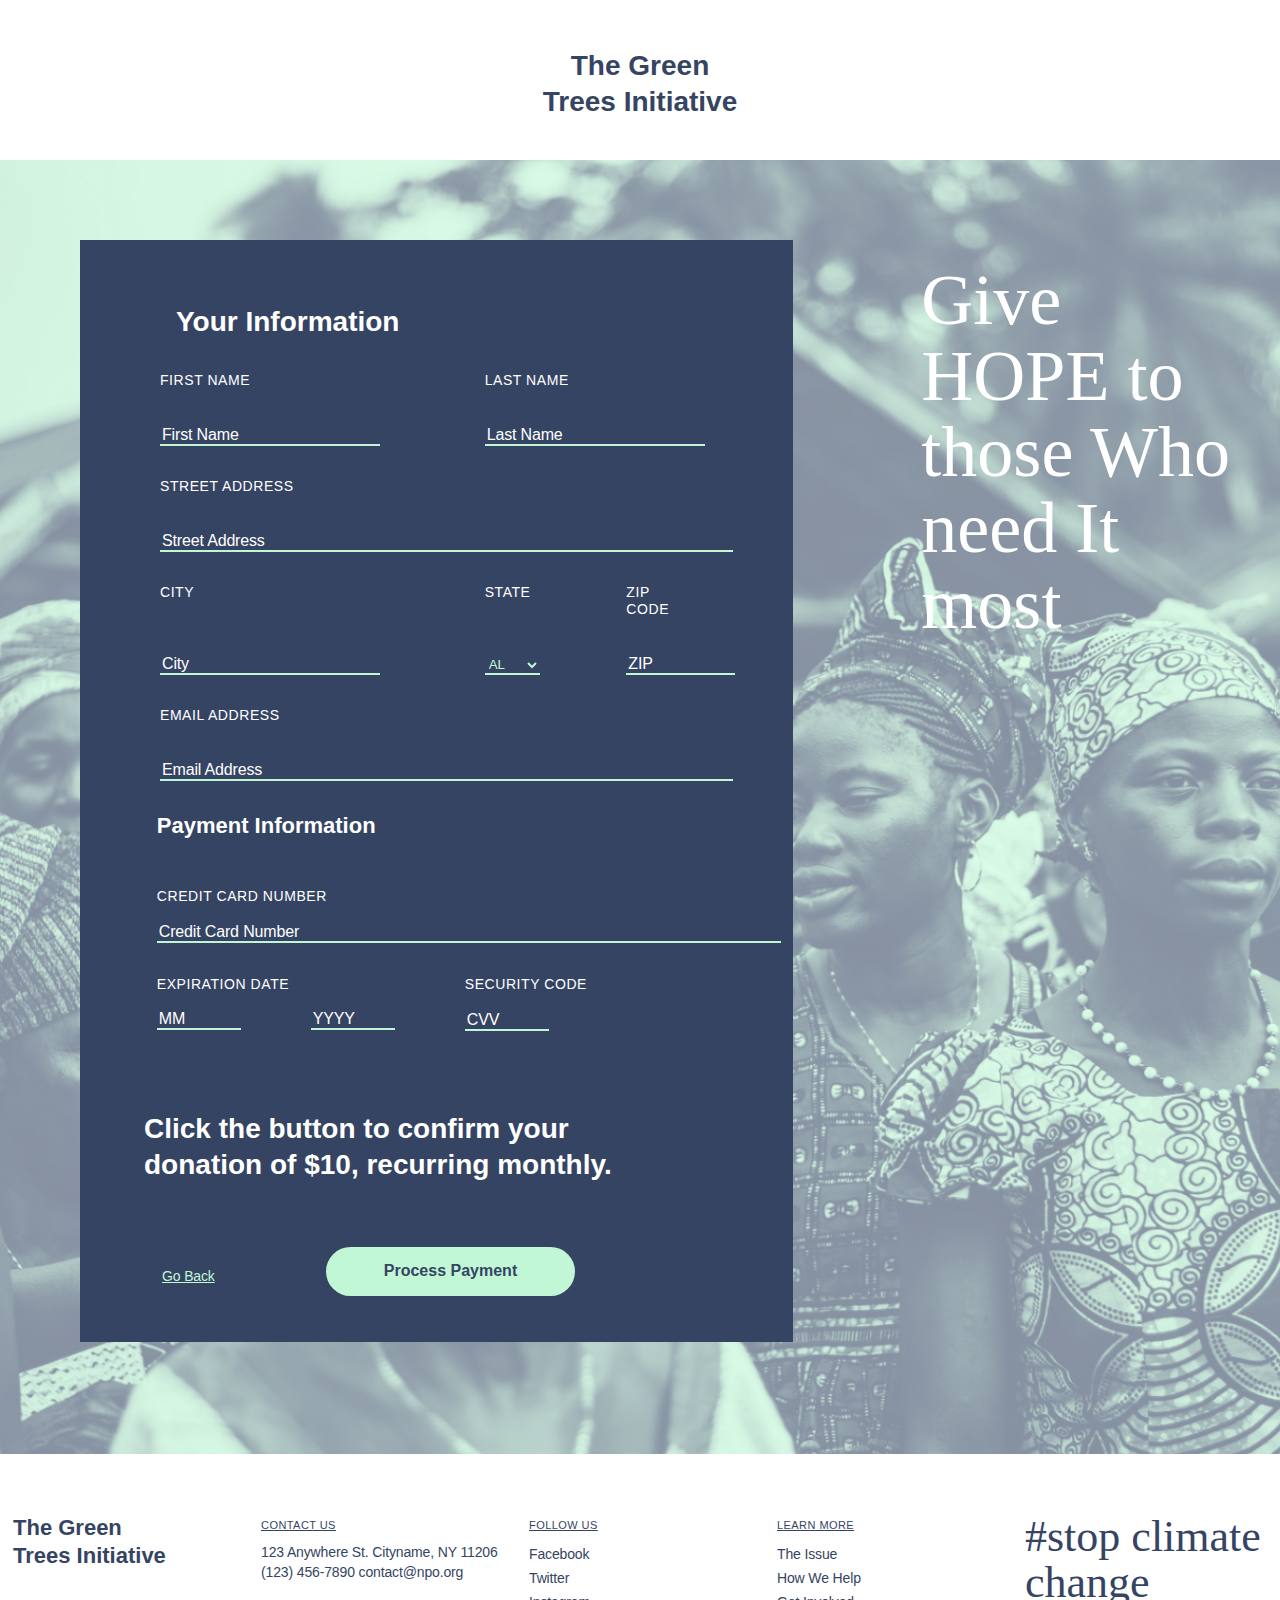
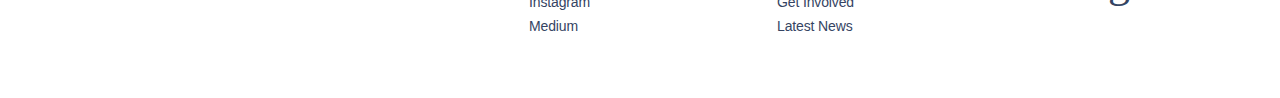
<file: src/donation.html>
<!DOCTYPE html>
<html lang="en">
<head>
    <meta charset="UTF-8">
    <meta name="viewport" content="width=device-width, initial-scale=1.0">
    <title>Donation Page</title>
    <link rel="stylesheet" href="../styles/donation-style.css">
    <link rel="stylesheet" href="../styles/donation-struct.css">
    <link
      href="https://db.onlinewebfonts.com/c/bfbdc6a04609bff0d5ccdfcf6b766d95?family=Flood+Std"
      rel="stylesheet"
      type="text/css"
    />
    <link href="https://db.onlinewebfonts.com/c/5c5a257758cff0acee4d28ff555f3bc5?family=Helvetica" rel="stylesheet" type="text/css"/>
</head>
<body>
    <div class="company-name">
        The Green Trees Initiative
    </div>
    <div class="form-container">
        <div class="slogan">
            Give HOPE to those Who need It most
        </div>
        <div class="form-fields">
            <div class="section-heading">
                Your Information
            </div>
            <div class="input-fields">
                <div class="first-name">
                    <label for="firstName" class="field">FIRST NAME</label><br>
                    <input class="firstname" placeholder="First Name" type="text">
                </div>
                <div class="last-name">
                    <label for="lastName" class="field">LAST NAME</label><br>
                    <input class="lastname" placeholder="Last Name" type="text">
                </div>
                <div class="street-address">
                    <label for="address" class="field">STREET ADDRESS</label> <br>
                    <input class="streetAddress" placeholder="Street Address" type="text">
                </div>
                <div class="city">
                    <label for="address" class="field">CITY</label><br>
                    <input class="city-input" placeholder="City" type="text">
                </div>
                <div class="state-zip">
                    <div class="state">
                        <label for="address" class="field">STATE</label><br>
                        <select class="states" name="states">
                            <option value="0">AL</option>
                            <option value="AK">Alaska</option>
                            <option value="AZ">Arizona</option>
                            <option value="AR">Arkansas</option>
                            <option value="CA">California</option>
                            <option value="CO">Colorado</option>
                            <option value="CT">Connecticut</option>
                            <option value="DE">Delaware</option>
                            <option value="FL">Florida</option>
                            <option value="GA">Georgia</option>
                            <option value="IN">Indiana</option>
                        </select>
                    </div>
                    <div class="zip">
                        <label for="zip-code" class="field">ZIP CODE</label><br>
                        <input class="zip-code" placeholder="ZIP" type="text">
                    </div>
                </div>
                <div class="email-address">
                    <label for="emailAddress" class="field">EMAIL ADDRESS</label><br>
                    <input class="emailAddress" placeholder="Email Address" type="email">
                </div>
            </div>
            <div class="payment-section">
                <div class="payment-details">
                    Payment Information
                </div>
                <div class="card-input">
                    <label for="creditCardNumber" class="field">CREDIT CARD NUMBER</label><br><br>
                    <input class="ccNum" placeholder="Credit Card Number" type="text">
                </div>
                <div class="meta-info">
                    <div class="expiration-date">
                        <label for="expDate" class="field">EXPIRATION DATE</label><br><br>
                    <div class="exp-input">
                        <input class="expMonth" placeholder="MM" type="text"><br>
                    <input class="expYear" placeholder="YYYY" type="text">
                    </div>
                    </div>
                    <div class="cvv-Num">
                        <label for="CVV" class="field">SECURITY CODE</label><br><br>
                        <input class="cvv" placeholder="CVV" type="text">
                    </div>
                </div>
            </div>
            <div class="disclaimer">
                Click the button to confirm your donation of $10, recurring monthly.
            </div>
            <div class="takeAction">
                <div class="pay-btn">
                    Process Payment
                </div>
                <div class="back-btn">
                    <a href="../index.html">Go Back</a>
                </div>
            </div>
        </div>
    </div>
    <div class="footer">
        <div class="page-title flex-item">
            The Green <br>Trees Initiative
        </div>
        <div class="contact-us flex-item">
            <p class="contact">
                CONTACT US
            </p>
            <p class="address">
                123 Anywhere St. Cityname, NY 11206 (123) 456-7890 contact@npo.org
            </p>
        </div>
        <div class="follow-us flex-item">
            <p class="contact">
                FOLLOW US
            </p>
            <ul class="nav-list footer-li">
                <li>Facebook</li>
                <li>Twitter</li>
                <li>Instagram</li>
                <li>Medium</li>
            </ul>
        </div>
        <div class="flex-item extra" style="width: 100px;"></div>
        <div class="learn-more flex-item">
            <p class="contact">
                LEARN MORE
            </p>
            <ul class="nav-list footer-li">
                <li>The Issue</li>
                <li>How We Help</li>
                <li>Get Involved</li>
                <li>Latest News</li>
            </ul>
        </div>
        <div class="footer-tag flex-item">
            #stop climate change
        </div>
    </div>
</body>
</html>
</file>
<file: styles/home-struct.css>
.nav-parent {
    display: grid;
    grid-template-columns: 1fr 1fr;
    grid-template-areas: 
        "a b"
        "c c";
    justify-items: center;
    align-items: center;
    padding: 10px 0 0 15px;
}

.nav-child {
    align-items: center;
    font: normal 300 14px/20px Helvetica;
}

.subscribe-container{
    display: grid;
    grid-template-areas: "a a"
    "b c";
    justify-content: start;
}

/* mobile view media queries */

@media screen and (max-width: 480px) {
    .top-heading {
        grid-area: a;
    }
    .menu {
        grid-area: b;
        display: block;
        margin-bottom: 10px;
        text-decoration: none;
    }
    .donate-btn {
        grid-area: c;
        height: 40px;
        width: 100%;
    }
    .issue{
        height: 525px;
        background: url('../assets/images/annie-spratt-135307-unsplash@2x.png'); 
        background-repeat: no-repeat;
        background-size: cover;
        padding: 2px 25px 50px 25px;
    
    }
    .issue-head{
        left: 72px;
        top: 40px;
    }
    .issue-content{
        height: 250px;
        width: 312px;
        /* padding-bottom: 20px; */
        background-color: rgb(255, 255, 255);
    }
    .content{
        text-align: center;
        padding-top: 35px;
        font: normal normal bold 22px/28px Helvetica;
        letter-spacing: 0px;
        color: #354463;
        opacity: 1;
    }
    .meta{
        text-decoration: underline;
        opacity: 1;
        text-align: center;
        color: #354463;
        font-size: small;
        font-family: Arial, Helvetica, sans-serif;
        padding: 32px 32px;
    }
    .action{
        display: grid;
        justify-items: start;
        grid-template-columns: 1fr 1fr;
        /* background: #C1F7D5 0% 0% no-repeat padding-box; */
        padding: 50px 20px 40px 25px;
    }
    .action-head{
        position: relative;
        top: -20px;
    }
    .learn{
        text-align: left;
        font: normal normal bold 18px/22px Helvetica;
        letter-spacing: 0px;
        color: #354463;
        opacity: 1;
    }
    .learn-txt{
        text-align: left;
        font: normal normal 300 14px/20px Helvetica;
        letter-spacing: -0.14px;
        color: #354463;
        opacity: 1;
    }

    /* comp 3 css */
    .work-btn{
        position: relative;
        top: 40px;
        margin-left: auto;
        margin-right: auto;
    }
    .mission-txt{
        text-align: center;
        font: normal normal bold 22px/28px Helvetica;
        letter-spacing: 0px;
        color: #FFFFFF;
        opacity: 1;
        margin-top: 55px;
        margin-left: 30px;
        margin-right: 30px;
        padding-bottom: 50px;
    } 
    .list-of-work{
        display: flex;
        flex-direction: column;
    }
    .work{
        display: flex;
        flex-direction: column;
        align-items: center;
        justify-content: center;
        background-color: #FFFFFF;
        margin: 0px 30px 60px 30px;
    }
    .image img{
        height: 170px;
        width: 240px;
        position: relative;
        top: -30px;
    }
    .topic{
        text-align: center;
        font: normal normal bold 18px/22px Helvetica;
        letter-spacing: 0px;
        color: #354463;
        opacity: 1;
    }
    .work-txt{
        text-align: center;
        font: normal normal 300 14px/20px Helvetica;
        letter-spacing: -0.14px;
        color: #354463;
        opacity: 1;
        padding: 0px 25px 20px 25px;
    }
    .read-more-btn p{
        /* text-align: left; */
        font: normal normal bold 16px/20px Helvetica;
        letter-spacing: 0px;
        color: #354463;
        opacity: 1;
    }

    /* ======================== */
    /* component four */
    /* ======================== */
    .info-container{
        height: 1000px;
        background: url('../assets/images/Did\ you\ know\ background.png');
        background-repeat: no-repeat;
        background-size: cover;
        margin-bottom: 60px;
    }

    .out-of-four{
        height: 135px;
        width: 312px;
        background-color: #FFFFFF;
        display: flex;
        flex-direction: column;
        margin-left: auto;
        justify-content: center;
        align-items: center;
        margin-right: auto;
    }
    .d-y-know{
        position: relative;
        top: -20px;
    }
    .survey{
        text-align: left;
        font: normal normal bold 22px/28px Helvetica;
        letter-spacing: 0px;
        color: #354463;
        opacity: 1;
    }
    .info-txt{
        height: 34px;
        width: 198px;
    }
    .with-twitter{

        display: flex;
          width: 262px;
          display: flex;
          align-items: center;
          justify-content: space-between;
          height: 28px;
        
        }
        .with-facebook{
            display: flex;
            width: 262px;
            justify-content: space-between;
            padding-left: -10px;
            align-items: center;
            top: -20px;
        }
    .hundred-million{
        margin-top: 17px;
    }

    /* component 5 structure css  */

    .stories{
        height: 312px;
        width: 312px;
        display: flex;
        margin-left: auto;
        margin-right: auto;
        background: url("../assets/assets/home/lady-baby.png");
        background-size: cover;        
    }
    .comp-5{
        margin-bottom: 60px;
    }
    .stories-top{
        margin-left: auto;
        margin-right: auto;
    }
    .stories-container{
        height: 320px;
        background: #354463 0% 0% no-repeat padding-box;
        padding-bottom: 25px;
        margin: 25px 25px 45px 25px;
        /* margin-bottom: 25px; */
    }


    /* component six css here  */

    .comp-6-tag{
        padding: 40px 32px;
        text-align: center;
        font: normal normal normal 44px/46px Flood Std;
        letter-spacing: 0px;
        color: #FFFFFF;
    }
    .earth-image{
        height: 312px;
        width: 312px;
        margin: 0 auto;
        background: url('../assets/assets/home/tree-planting.png');
        background-size: cover;
    }
    .earth-day-content{
        text-align: center;
        font: normal normal 300 14px/20px Helvetica;
        letter-spacing: -0.14px;
        color: #ffffff;
        opacity: 1;
        padding: 0px 25px 25px;
        position: relative;
        top: -27px;
    }
    .earth-day-container{
        padding-bottom: 50px;
    }
/* component seven subscribe part  */
    .subscribe-container{
        grid-column-gap: 15px;
    }
    .apealing{
        grid-area: a;
    }
    .input-email{
        grid-area: b;
    }
    .subscribe-btn{
        grid-area: c;
    }
    .subscribe-container{
        padding: 35px 22px ;
    }

    /* footer item  */
    .contact{
        text-align: left;
        font: normal normal normal 11px/13px Helvetica;
        letter-spacing: 0.44px;
        color: #354463;
        opacity: 1;
        position: relative;
        left: 40px;
    }
    .page-title{
        width: 90px;
        height: 60px;
        text-align: left;
        font: normal normal bold 18px/22px Helvetica;
        letter-spacing: 0px;
        color: #354463;
    }
    .address{
        height: 80px;
        width: 175px;
    }
    .footer-li{
        text-align: left;
        text-decoration: underline;
        font: normal normal 300 14px/24px Helvetica;
        letter-spacing: -0.14px;
        color: #354463;

    }
    .footer-tag{
        padding: 0 20px 20px 200px;
    }
    .extra{
        display: none;
    }
    .contact-us{
        width: 100px;
        height: 75px;
        padding-bottom: 40px;
        margin-right: 20px;
    }
    .flex-item{
        flex: 0 0 calc(50% - 10px); 
    }    
}

/* tablet view mediaqueries */

@media screen and (min-width: 480px) {
    .top-heading {
        grid-area: a;
        margin-left: -140px;
    }
    .donate-btn {
        grid-area: b;
        width: 145px;
        height: 50px;
    }
    .menu {
        grid-area: c;
        /* display: flex;
        justify-content: space-around; */
        margin-left: -300px;
    }
    .nav-list{
        display: flex;
        justify-content: space-around;
        width: 100%;
        padding-right: 275px;
        text-align: left;
    }
    .issue{
        background: url('../assets/images/annie-spratt-135307-unsplash.png');
        background-size: cover;
        height: 670px;
        background-repeat: no-repeat;
    }
    .tag{
        height: 135px;
        width: 180px;
        padding: 70px 65px 0px ;
    }
    .issue-head{
        position: relative;
        left: 140px;
        top: 20px;

    }
    .the-issue{
        display: flex;
        flex-direction: column;
        margin-left: auto;
        margin-right: auto;
        padding-top: 25px;
    }
    .issue-content{
        height: 250px;
        width: 640px;
        display: flex;
        flex-direction: column;
        margin-left: auto;
        margin-right: auto;
        background-color: rgb(255, 255, 255);
        /* padding: 0px 64px; */
    }
    .content{
        text-align: left;
        font: normal normal bold 36px/46px Helvetica;
        letter-spacing: 0px;
        color: #354463;
        opacity: 1;
        padding: 0px 64px;
    }
    .meta{
        margin: -11px 64px;
        color: #354463;
        font-size: medium;
        text-decoration: underline;
        font-family: Arial, Helvetica, sans-serif;
    }

    /* comp three */
    .action{
        display: grid;
        justify-items: start;
        grid-template-columns: 1fr 1fr;
        /* background: #C1F7D5 0% 0% no-repeat padding-box; */
        padding: 50px 20px 40px 100px;
    }
    .action-head{
        position: relative;
        top: -20px;
    }
    .learn{
        text-align: left;
        font: normal normal bold 18px/22px Helvetica;
        letter-spacing: 0px;
        color: #354463;
        opacity: 1;
    }
    .learn-txt{
        text-align: left;
        width: 250px;
        font: normal normal 300 14px/20px Helvetica;
        letter-spacing: -0.14px;
        color: #354463;
        opacity: 1;
    }


    /* what we do  */

    .what-we-do{
        padding: 75px 65px;
    }
    .mission-txt{
        text-align: start;
        font: normal normal bold 36px/46px Helvetica;
        letter-spacing: 0px;
        color: #FFFFFF;
        opacity: 1;
        /* margin-top: 55px;
        margin-left: 0px; */
        margin-right: 30px;
        padding-bottom: 50px;
    } 

    .work{
        display: grid;
        grid-template-columns: auto auto;
        grid-template-areas: "a b"
        "c d ";
        background: #FFFFFF;
        height: 270px;
        margin-bottom: 60px;
        border:1px solid #354463;
    }
    .image img{
        grid-area: a;
        height: 200px;
        width: 280px;
        position: relative;
        top: -30px;
        left: 30px;
    }
    .topic{
        grid-area: b;
        text-align: left;
        font: normal normal bold 22px/28px Helvetica;
        letter-spacing: 0px;
        color: #354463;
        position: relative;
        left: 56px;
    }
    .work-txt{
        grid-area: d;
        text-align: left;
        font: normal normal 300 16px/24px Helvetica;
        letter-spacing: -0.16px;
        color: #354463;
        position: relative;
        top: -150px;
        left: 60px;
        padding-right: 62px;
    }
    .read-more-btn{
        grid-area: c;
        /* position: relative; */
        /* align-self: end; */
        justify-self: right;
    }
/* fouth component */

    .info-container{
        /* height: 830px; */
        background: url('../assets/assets/home/did-you-know-background.png');
        background-repeat: no-repeat;
        background-size: cover;
        margin-bottom: 60px;
        display: grid;
        grid-template-columns: 40% 60%;
        grid-template-areas: "a b"
        "c b";
    }
    .tag2{
        height: 230px;
        width: 190px;
        padding: 0 50px;
    }
    .tab-layout{
        padding-top: 70px;
    }
    .out-of-four{
        background: #FFFFFF;
        height: 152px;
        width: 380px;
        display: flex;
        flex-direction: column;
        margin-left: auto;
        justify-content: center;
        align-items: center;
        margin-right: auto;
        margin-bottom: 50px;
    }
    .d-y-know{
        padding: 10px;
        position: relative;
        top: 30px;
        left: -50px;
    }
    .with-twitter {
        display: flex;
        flex-wrap: wrap;
        justify-content: space-between;
        align-items: center;
        min-width: 280px;
    }
    .info-txt{
        width: 225px;
    }
    .with-facebook{
        display: flex;
        flex-wrap: wrap;
        justify-content: space-between;
        align-items: center;
        min-width: 280px;
        padding-bottom: 40px;
    }
    .survey{
        height: 40px;
        text-align: left;
        font: normal normal bold 36px/46px Helvetica;
        letter-spacing: 0px;
        color: #354463;
    }
    .take-action-btn{
        position: relative;
        top: -600px;
        right: 90px;
    }

    /* component five  */

    .comp-5{
        display: flex;
        flex-direction: column;
    }
    .stories{
        height: 570px;
        width: 540px;
        background: url('../assets/assets/home/lady-baby.png');
        background-size: contain;
        background-repeat: no-repeat;
        margin-left: 70px;
    }
    .stories-top{
        position: relative;
        top: -20px;
        left: 40px;
    }
    .second-part{
        position: relative;
        top: -50px;
    }
    .stories-container{
        width: 70%;
        height: 250px;
        background: #354463 0% 0% no-repeat padding-box;
        position: relative;
        top: -100px;
        left: 150px;
    }
    .desc{
        max-lines: 3;
    }
    /* .person{
        text-align: left;
        font: normal normal normal 14px/17px Helvetica;
        letter-spacing: 0.56px;
        color: #FFFFFF;
    } */
    .tab-view{
        position: relative;
        top: -70px;
        left: -170px;
    }


    /* component six here  */

    .earth-day-container{
        display: flex;
        /* flex-wrap: nowrap; */
        padding-bottom: 40px;
    }
    .earth-second-container{
        /* width: 300px; */
        flex-direction: row-reverse;
    }
    .earth-day-heading{
        width: 216px;
        height: 100px;

        text-align: left;
        font: normal normal bold 28px/36px Helvetica;
        letter-spacing: 0px;
        color: #FFFFFF;
    }
    .earth-day-content{
        font: normal normal 300 14px/20px Helvetica;
        letter-spacing: -0.14px;
        color: #ffffff;
        opacity: 1;
        padding: 0px 25px 25px;
        position: relative;
        top: -27px;
    }
    .comp-6-tag{
        height: 90px;
        width: 520px;
        text-align: left;
        padding-top: 25px;
        margin-left: 65px;
        font: normal normal normal 44px/46px Flood Std;
        letter-spacing: 0px;
        color: #FFFFFF;
    }
    .earth-image{
        /* height: 290px; */
        width: 290px;
        margin: 70px;
        background: url('../assets/assets/home/tree-planting.png');
        background-size: cover;
    }
    #invert-dyk{
        position: relative;
        left: 50px;
        top: 0;
    }

/* subscribe component  */

    .subscribe-container{
        grid-column-gap: 15px;
    }
    .apealing{
        width: 450px;
        padding-left: 40px;
        grid-area: a;
    }
    .input-email{
        width: 450px;
        margin-left: 40px;
        grid-area: b;
    }
    .subscribe-btn{
        width: 160px;
        margin-left: 32px;
        grid-area: c;
    }
    .subscribe-container{
        padding: 35px 22px ;
    }


/* footer here  */
.flex-item{
    flex: 0 0 calc(33% - 10px); 
    /* padding: 0; */
}
.page-title{
    height: 50px;
    width: 150px;
    text-align: left;
    font: normal normal bold 22px/28px Helvetica;
    letter-spacing: 0px;
    color: #354463;
}
.contact{
    text-align: left;
    font: normal normal normal 11px/13px Helvetica;
    letter-spacing: 0.44px;
    color: #354463;
}
.contact-us{
    width: 120px;
    height: 75px;
    padding-bottom: 40px;
    margin-right: 20px;
}
.footer-li{
    list-style: none;
    /* line-height: 28px; */
    font-family: 'FloodStd';
    flex-direction: column;
    /* text-align: left; */
    padding: 0;
    text-decoration: underline;
    font: normal normal 300 14px/24px Helvetica;
    letter-spacing: -0.14px;
    color: #354463;
}
/* .learn-more{ */
    /* padding-left: 250px; */
/* } */
}

/* desktop view media queries*/

@media screen and (min-width: 900px) {
    .nav-parent{
        display: flex;
        justify-content: space-around;
    }
    .nav-list{
        display: flex;
        
    }
    .top-heading{
        margin-left: -85px;
    }

    .issue{
        display: flex;
        flex-direction: row-reverse;
        align-items: center;
        justify-content: center;
    } 
    .issue-head{
        left: 30px;
    }
    .issue-content{
        height: 420px;
        width: 540px;
    }
    .content{
        text-align: left;
        font: normal normal bold 44px/56px Helvetica;
        letter-spacing: 0px;
        color: #354463;
    }

    .action{
        display: flex;
    }
    .learn{
        text-align: left;
        font: normal normal bold 28px/36px Helvetica;
        letter-spacing: 0px;
        color: #354463;
    }
    .learn-txt{
        text-align: left;
        font: normal normal 300 16px/24px Helvetica;
        letter-spacing: -0.16px;
        color: #354463;
    }


    .list-of-work{
        display: flex;
        justify-content: space-around;
    }
    .work{
        display: flex;
        flex-direction: column;
        height: 545px;
        width: 300px;
    }
    .topic{
        margin-left: -27px;

    }
    .work-txt{
        margin-left: -27px;
        margin-top: 150px;
    }
    .read-more-btn{
        margin-top: -140px;
        margin-left: 30px;
        text-align: left;
        font: normal normal 300 16px/24px Helvetica;
        letter-spacing: -0.16px;
        color: #354463;   
    }
    .tag2{
        text-align: left;
        font: normal normal normal 80px/96px Flood Std;
        letter-spacing: 0px;
        color: #FFFFFF;
    }
    .d-y-know{
        position: relative;
        top: 0;
        left: -100px;
    }
    .info-txt{
        text-align: left;
        font: normal normal bold 44px/56px Helvetica;
        letter-spacing: 0px;
        color: #354463;
    }
    .out-of-four{
        height: 220px;
        width: 540px;
    }
    .with-twitter, .with-facebook{
        margin-left: -90px;
    }
    .social-image{
        padding-left: 0;
    }
    .take-action-btn{
        margin-left: 0;
    }
    .comp-5{
        display: flex;
        flex-direction: row-reverse;
        justify-content: center;
    }
    .stories-top{
        height: 40px;
        position: relative;
        left: 50px;
        top: -20px;
    }
    .stories-container{
        height: 300px;
        width: 400px;
        position: relative;
        top: 150px;
    }
    .comp-6-tag{
        width: 847px;
        height: 148px;

        text-align: left;
        font: normal normal normal 72px/76px Flood Std;
        letter-spacing: 0px;
        color: #FFFFFF;
    }
    .earth-day-heading{
        width: 448px;
        height: 165px;

        text-align: left;
        font: normal normal bold 44px/56px Helvetica;
        letter-spacing: 0px;
        color: #FFFFFF;
    }

    /* footer  */

    .flex-item{
        flex: 0 0 calc(20% - 10px); 
        /* padding: 0; */
    }
    .extra{
        display: none;
    }
    .page-title{
        height: 50px;
        width: 150px;
        text-align: left;
        font: normal normal bold 22px/28px Helvetica;
        letter-spacing: 0px;
        color: #354463;
    }
    .contact{
        text-align: left;
        font: normal normal normal 11px/13px Helvetica;
        padding: 5px 0 10px 0;
        text-decoration: underline;
        letter-spacing: 0.44px;
        color: #354463;
    }
    .contact-us{
        width: 120px;
        height: 75px;
        padding-bottom: 40px;
        margin-right: 20px;
    }
    .footer-li{
        list-style: none;
        text-decoration: none;
        /* line-height: 28px; */
        font-family: 'FloodStd';
        flex-direction: column;
        /* text-align: left; */
        padding: 0;
        font: normal normal 300 14px/24px Helvetica;
        letter-spacing: -0.14px;
        color: #354463;
    }
}
</file>
<file: styles/home-style.css>
/* *{
    margin: 0;
} */
.top-heading{
    text-align: left;
    font: normal normal bold 18px/22px Helvetica;
    letter-spacing: 0px;
    color: #354463;
    opacity: 1;
}
.nav-items{
    text-align: left;
    font-family: normal normal 300 14px/20px Helvetica;
    letter-spacing: -0.14px;
    color: #354463;
    opacity: 1;
}
.donate-btn{
    background: #C1F7D5 0% 0% no-repeat padding-box;
    /* height: 40px; */
    /* width: 100%;  */
    display: flex;
    align-items: center;
    justify-content: center;
    border-radius: 100px;
    margin: 0px 15px 20px 0px;
    opacity: 1;
}
.btn-txt{
    text-decoration: none;
    font: normal normal bold 18px/22px Helvetica;
    letter-spacing: 0px;
    color: #354463;
    opacity: 1;
}

.nav-list{
    list-style: none;
}
a{
    text-decoration: none;
}

.issue-head{
    height: 40px;
    width: 160px;
    display: flex;
    position: relative;
    /* top: 42px; */
    /* left: 72px; */
    justify-content: center;
    background: #354463 0% 0% no-repeat padding-box;
}
.action-head{
    height: 40px;
    width: 160px;
    display: flex;
    margin-left: auto;
    margin-right: auto;
    justify-content: center;
    background: #354463 0% 0% no-repeat padding-box;
}
.division{
    background: #C1F7D5 0% 0% no-repeat padding-box;
}
.issue-head p, .action-head p{
    text-align: center;
    font: normal normal normal 14px/17px Helvetica;
    letter-spacing: 0.56px;
    color: #FFFFFF;
    opacity: 1;
    /* position: relative;
    top: 9px; */
}
.tag{
    text-align: left;
    font: normal normal normal 44px/46px Flood Std;
    letter-spacing: 0px;
    color: #FFFFFF;
    opacity: 1;
}

/* comp 3 css  */

.what-we-do{
    background-color: #354463;

}

.work-btn{
    height: 40px;
    width: 160px;
    display: flex;
    align-items: center;
    justify-content: center;
    font: normal normal normal 14px/17px Helvetica;
    letter-spacing: 0.56px;
    color: #354463;
    opacity: 1;
    background-color: #FFFFFF;
}

/* component four  */

.info-tag{
    height: 180px;
    width: 300px;
    margin-left: 32px;
    padding-top: 22px;
}
.take-action-btn{
    margin-top: 62px;
    margin-left: 32px;
    font: normal normal bold 18px/22px Helvetica;
    color: #354463;
}

.read-more-btn{
    height: 40px;
    width: 152px;
    background: #C1F7D5 0% 0% no-repeat padding-box;
    border-radius: 100px;
    opacity: 1;
    display: flex;
    align-items: center;
    justify-content: center;
    margin-bottom: 30px;
}
.d-y-know{
    height: 40px;
    width: 160px;
    display: flex;
    /* position: relative;
    top: -20px; */
    align-items: center;
    justify-content: center;
    background: #354463 0% 0% no-repeat padding-box;
    text-align: center;
    font: normal normal normal 14px/17px Helvetica;
    letter-spacing: 0.56px;
    color: #FFFFFF;
    opacity: 1;
}
.social-image{
    height: 32px;
    width: 32px;
    display: flex;
    align-items: center;
    justify-content: center;
    background-size: cover;
    border-radius: 50%;
    /* background-repeat: no-repeat; */
    background: #C1F7D5 0% 0% no-repeat padding-box;
    opacity: 1;
}

.s-image{
    height: 13px;
    width: 14px;
    background-size: contain;
}
.info-txt{
    text-align: left;
    font: normal normal 300 14px/20px Helvetica;
    letter-spacing: -0.14px;
    color: #354463;
    opacity: 1;
}


/* component 5  */

.desc{
    text-align: center;
    font: normal normal bold 22px/28px Helvetica;
    letter-spacing: 0px;
    color: #FFFFFF;
    padding: 32px;
}
.person{
    text-align: center;
    font: normal normal normal 11px/13px Helvetica;
    letter-spacing: 0.44px;
    color: #FFFFFF;
    opacity: 1;
}
.center{
    margin: 0 auto;
}

/* component six here  */

.comp-six{
    background: #354463 0% 0% no-repeat padding-box;   
}
#invert-dyk{
    color: #354463;
    background: #FFFFFF 0% 0% no-repeat padding-box;
}
.earth-day-heading{
    text-align: center;
    font: normal normal bold 22px/28px Helvetica;
    letter-spacing: 0px;
    color: #FFFFFF;
    padding: 32px;
}

/* subscribe component start here   */
.subscribe-container{
    background: #C1F7D5 0% 0% no-repeat padding-box;
}

.apealing{
    text-align: left;
    font: normal normal bold 22px/28px Helvetica;
    letter-spacing: 0px;
    color: #354463;
}
.subscribe-btn{
    background: #354463 0% 0% no-repeat padding-box;
    display: flex;
    justify-content: center;
    align-items: center;
    font: normal normal bold 16px/19px Helvetica;
    letter-spacing: 0px;
    color: #C1F7D5;
    height: 40px;
    padding: 0 16px;
    border-radius: 100px;
}
.input-email{
    background: #FFFFFF 0% 0% no-repeat padding-box;
    height: 40px;
    justify-content: center;
    align-items: center;
    display: flex;
    border-radius: 100px;
}
#get-email{
    outline: none;
    border: none;
    padding-left: 20px;
}

/* footer styles here  */

.footer{
    display: flex;
    flex-wrap: wrap;
    justify-content: space-around;
    padding: 60px 10px;
}
.address{
    text-align: left;
    font: normal normal 300 14px/20px Helvetica;
    letter-spacing: -0.14px;
    color: #354463;
    opacity: 1;
}

.footer-tag{
    text-align: left;
    font: normal normal normal 44px/46px Flood Std;
    letter-spacing: 0px;
    color: #354463;
    opacity: 1;
}
</file>
<file: styles/about-struct.css>
.nav-parent {
    display: grid;
    grid-template-columns: 1fr 1fr;
    grid-template-areas: 
        "a b"
        "c c";
    justify-items: center;
    align-items: center;
    padding: 10px 0 0 15px;
}

.nav-child {
    align-items: center;
    font: normal 300 14px/20px Helvetica;
}
.subscribe-container{
    display: grid;
    grid-template-areas: "a a"
    "b c";
    justify-content: start;
}

/* mobile view  */
@media screen and  (max-width:500px){
    .top-heading {
        grid-area: a;
    }
    .menu {
        grid-area: b;
        display: block;
        margin-bottom: 10px;
        text-decoration: none;
    }
    .donate-btn {
        grid-area: c;
        height: 40px;
        width: 100%;
    }
    /* second element  */

    .issue{
        background: url('../assets/assets/about-us/annie-spratt-427339-unsplash.png'); 
        background-size: cover;
        background-repeat: no-repeat;
        padding: 2px 25px 50px 25px;
    
    }
    .issue-head{
        margin: 0 auto ;
        display: flex;
        position: relative;
        top: 42px;
        justify-content: center;
        align-items: center;
    }
    .tag{
        height: 130px;
        width: 180px;
        padding-top: rem;
        text-align: left;
        font: normal normal normal 44px/46px Flood Std;
        letter-spacing: 0px;
        color: #FFFFFF;
        opacity: 1;
    }
    .issue-content{
        margin: 1rem;
        /* padding-bottom: 20px; */
        background-color: rgb(255, 255, 255);
    }
    .content{
        padding: 2rem;
        text-align: center;
        padding-top: 35px;
        font: normal normal bold 22px/28px Helvetica;
        letter-spacing: 0px;
        color: #354463;
        opacity: 1;
    }
    .meta{
        text-decoration: underline;
        opacity: 1;
        text-align: center;
        color: #354463;
        font-size: small;
        font-family: Arial, Helvetica, sans-serif;
        padding: 32px 32px;
    }
    .mission-values{
        padding: 5rem 0;
    }
    .section-heading{
        display: flex;
        justify-content: center;
        align-items: center;
        margin: 0 auto;
    }
    .intro-txt{
        padding-top: 20px;
        padding-bottom: 30px;
        text-align: center;
        font: normal normal bold 22px/28px Helvetica;
        letter-spacing: 0px;
        color: #FFFFFF;
        opacity: 1;
    }
    .content-heading{
        text-align: left;
        width: 140px;
        padding: 20px 0;
        font: normal normal bold 16px/20px Helvetica;
        letter-spacing: 0px;
        color: #FFFFFF;
        opacity: 1;
    }
    .icon-content{
        width: 140px;
        text-align: left;
        font: normal normal 300 14px/20px Helvetica;
        letter-spacing: -0.14px;
        color: #FFFFFF;
        opacity: 1;
    }

    /* our team  */
    .our-team{
        margin: 2rem;
    }
    .team-heading{
        margin: 0 auto;
    }
    .member-grid-container{
        display: grid;
        grid-template-columns: auto auto;
        gap: 20px;
    }
    .image{
        /* height: 144px;
        width: 144px; */
        height: 38vw;
        width: 38vw;
    }
    .member-section{
        /* height: 200px;
        width: 144px; */
        height: 55vw;
        width: 38vw;
    }
    .member-intro{
        margin: 30px 5px;
        text-align: center;
        font: normal normal bold 22px/28px Helvetica;
        letter-spacing: 0px;
        color: #354463;
    }
    .about-team{
        text-align: center;
        font: normal normal 14px/20px Helvetica;
        letter-spacing: -0.14px;
        color: #354463;
        margin-bottom: 30px;
    }
    .person-data{
        background: #354463 0% 0% no-repeat padding-box;
    }
    .person-detail{
        margin: 10px;
        padding-bottom: 10px;
    }
    .name, .position{
        text-align: left;
        font: normal normal 300 12px/20px Helvetica;
        letter-spacing: -0.14px;
        color: #FFFFFF;
    }

    /* our impact   */

    .impact-container{
        padding: 2.5rem 0;
    }
    .impact-heading{
        text-align: left;
        margin: 2rem;
        font: normal normal bold 22px/28px Helvetica;
        letter-spacing: 0px;
        color: #FFFFFF;
    }
    .statictics-data{
        display: flex;
        flex-direction: column;
    }
    .count{
        text-align: center;
        font: normal normal normal 44px/46px Flood Std;
        letter-spacing: 0px;
        color: #FFFFFF;
        opacity: 1;
    }
    .stat-title{
        width: 160px;
        height: 36px;
        margin: 0 auto;
        margin-top: 0.5rem;
        margin-bottom: 3rem;
        text-align: center;
        font: normal normal bold 16px/20px Helvetica;
        letter-spacing: 0px;
        color: #FFFFFF;
        opacity: 1;
    }

    /* future block  */

    .tag2{
        width: 312px;
        height: 186px;
        margin: 0 auto;
        padding-top: 4rem;
        text-align: center;
    }
    .y2018-btn{
        position: relative;
        top: -20px;
    }
    .poverty{
        width: 312px;
        height: 224px;
        background: transparent url('../assets/images/poverty.png') 0% 0% no-repeat padding-box;
        margin: 0 auto;
        margin-top: 2.4rem;
    }
    .description-box{
        width: 312px;
        margin: 0 auto;
        background-color: #FFFFFF;
        padding-bottom: 2rem;
    }
    .desc-title{
        text-align: center;
        font: normal normal bold 20px/24px Helvetica;
        letter-spacing: 0px;
        color: #354463;
        opacity: 1;
        padding: 2rem;
    }
    .desc-para{
        text-align: center;
        font: normal normal 300 16px/22px Helvetica;
        letter-spacing: 0px;
        color: #354463;
        opacity: 1;
        padding: 0 2rem;
    }
    .read-btn{
        width: 160px;
        height: 40px;
        background: #C1F7D5 0% 0% no-repeat padding-box;
        display: flex;
        align-items: center;
        justify-content: center;
        border-radius: 100px;
        margin: 0 auto;
        text-align: center;
        font: normal normal bold 18px/22px Helvetica;
        letter-spacing: 0px;
        color: #354463;
    }

    /* subs   */

    .subscribe-container{
        grid-column-gap: 15px;
    }
    .apealing{
        grid-area: a;
    }
    .input-email{
        grid-area: b;
    }
    .subscribe-btn{
        grid-area: c;
    }
    .subscribe-container{
        padding: 35px 22px ;
    }
    /* footer here  */
    .contact{
        text-align: left;
        font: normal normal normal 11px/13px Helvetica;
        letter-spacing: 0.44px;
        color: #354463;
        opacity: 1;
        position: relative;
        left: 40px;
    }
    .page-title{
        width: 90px;
        height: 60px;
        text-align: left;
        font: normal normal bold 18px/22px Helvetica;
        letter-spacing: 0px;
        color: #354463;
    }
    .address{
        height: 80px;
        width: 175px;
    }
    .footer-li{
        text-align: left;
        text-decoration: underline;
        font: normal normal 300 14px/24px Helvetica;
        letter-spacing: -0.14px;
        color: #354463;

    }
    .footer-tag{
        padding: 0 20px 20px 200px;
    }
    .extra{
        display: none;
    }
    .contact-us{
        width: 100px;
        height: 75px;
        padding-bottom: 40px;
        margin-right: 20px;
    }
    .flex-item{
        flex: 0 0 calc(50% - 10px); 
    }  
}

/* tablet view  */

@media screen and  (min-width:500px){
    .top-heading {
        grid-area: a;
        margin-left: -140px;
    }
    .donate-btn {
        grid-area: b;
        width: 145px;
        height: 50px;
    }
    .menu {
        grid-area: c;
        /* display: flex;
        justify-content: space-around; */
        margin-left: -300px;
    }
    .nav-list{
        display: flex;
        justify-content: space-around;
        width: 100%;
        padding-right: 275px;
        text-align: left;
    }

    /* second element  */

    .issue{
        background: url('../assets/assets/about-us/annie-spratt-427339-unsplash.png');
        background-size: cover;
        background-repeat: no-repeat;
    }
    .tag{width: 181px;
        height: 136px;
        text-align: left;
        font: normal normal normal 44px/46px Flood Std;
        letter-spacing: 0px;
        color: #FFFFFF;
        opacity: 1;
        padding-top: 3rem;
        padding-left: 50px;
    }
    .issue-head{
        position: relative;
        top: 20px;
        left: 100px;
        display: flex;
        align-items: center;
        justify-content: center;
    }
    .the-issue{
        margin: 0 3rem;
        padding: 4rem 0;
    }
    .issue-content{
        display: flex;
        flex-direction: column;
        background-color: rgb(255, 255, 255);
        padding: 2rem;
    }
    .content{
        text-align: left;
        font: normal normal bold 36px/46px Helvetica;
        letter-spacing: 0px;
        color: #354463;
        opacity: 1;
        padding: 0px 64px;
    }
    .meta{
        margin: -11px 64px;
        color: #354463;
        font-size: medium;
        text-decoration: underline;
        font-family: Arial, Helvetica, sans-serif;
    }

    .mission-values{
        padding: 5rem;

    }
    .section-heading{
        display: flex;
        justify-content: center;
        align-items: center;
        margin-bottom: 4rem;
    }
    .intro-txt{
        text-align: left;
        font: normal normal bold 28px/36px Helvetica;
        letter-spacing: 0px;
        color: #FFFFFF;
        margin-bottom: 3rem;
    }
    .content-heading{
        text-align: left;
        font: normal normal bold 22px/28px Helvetica;
        letter-spacing: 0px;
        color: #FFFFFF;
    }
    .icon-content{
        text-align: left;
        font: normal normal 300 14px/20px Helvetica;
        letter-spacing: -0.14px;
        color: #FFFFFF;

    }

    /* our team */

    .our-team{
        margin: 2rem;
    }
    .team-heading{
        margin: 0 3rem;
    }
    .member-grid-container{
        display: grid;
        grid-template-columns: auto auto;
        gap: 20px;
    }
    .image{
        /* height: 144px;
        width: 144px; */
        height: 38vw;
        width: 38vw;
    }
    .member-section{
        /* height: 200px;
        width: 144px; */
        height: 55vw;
        width: 38vw;
    }
    .team-information{
        display: flex;
        justify-content: center;
        align-items: center;
    }
    .member-intro{
        margin: 30px 3rem;
        text-align: left;
        font: normal normal bold 36px/46px Helvetica;
        letter-spacing: 0px;
        color: #354463;
    }
    .about-team{
        text-align: left;
        font: normal normal 300 16px/24px Helvetica;
        letter-spacing: -0.16px;
        color: #354463;
        margin-bottom: 30px;
    }
    /* .person-data{
        background: #354463 0% 0% no-repeat padding-box;
    } */
    .person-detail{
        width: 35vw;
        height: 50px;
        position: relative;
        top: -30px;
        left: 30px;
        display: flex;
        align-items: center;
        padding-left: 20px;
        background: #354463 0% 0% no-repeat padding-box;
    }
    .name, .position{
        text-align: left;
        font: normal normal 300 12px/20px Helvetica;
        letter-spacing: -0.14px;
        color: #FFFFFF;
        padding-right: 10px;
    }

    /* impact part  */

    .impact-container{
        padding: 3rem 0;
    }
    .impact-heading{
        width: 658px;
        height: 82px;
        margin: 2rem auto;
        text-align: center;
        font: normal normal bold 36px/46px Helvetica;
        letter-spacing: 0px;
        color: #FFFFFF;
        opacity: 1;
    }
    .statictics-data{
        display: flex;
        flex-wrap: wrap;
        margin: 4rem 0;
        justify-content: center;
    }
    .count{
        width: 288px;
        height: 55px;
        text-align: center;
        font: normal normal normal 72px/76px Flood Std;
        letter-spacing: 0px;
        color: #FFFFFF;
        opacity: 1;
    }
    .stat-title{
        width: 288px;
        height: 73px;
        margin-top: 30px;
        text-align: center;
        font: normal normal bold 22px/28px Helvetica;
        letter-spacing: 0px;
        color: #FFFFFF;
        opacity: 1;
    }


    /* subs   */

    .subscribe-container{
        grid-column-gap: 15px;
    }
    .apealing{
        width: 450px;
        padding-left: 40px;
        grid-area: a;
    }
    .input-email{
        width: 450px;
        margin-left: 40px;
        grid-area: b;
    }
    .subscribe-btn{
        width: 160px;
        margin-left: 32px;
        grid-area: c;
    }
    .subscribe-container{
        padding: 35px 22px ;
    }

    /* footer text  */
    .flex-item{
        flex: 0 0 calc(33% - 10px); 
        /* padding: 0; */
    }
    .page-title{
        height: 50px;
        width: 150px;
        text-align: left;
        font: normal normal bold 22px/28px Helvetica;
        letter-spacing: 0px;
        color: #354463;
    }
    .contact{
        text-align: left;
        font: normal normal normal 11px/13px Helvetica;
        letter-spacing: 0.44px;
        color: #354463;
    }
    .contact-us{
        width: 120px;
        height: 75px;
        padding-bottom: 40px;
        margin-right: 20px;
    }
    .footer-li{
        list-style: none;
        /* line-height: 28px; */
        font-family: 'FloodStd';
        flex-direction: column;
        /* text-align: left; */
        padding: 0;
        text-decoration: underline;
        font: normal normal 300 14px/24px Helvetica;
        letter-spacing: -0.14px;
        color: #354463;
    }
}


/* laptop view  */

@media screen and  (min-width:1000px){
    .top-heading {
        grid-area: a;
        align-self: flex-start;
    }
    .donate-btn {
        grid-area: b;
    }
    .menu {
        grid-area: c;
        /* justify-self: flex-end; */
        padding-bottom: 20px;
    }
    /* .nav-parent{
        display: flex;
    } */
    .nav-list{
        display: flex;
        
    }
    .tag{
        width: 296px;
        height: 224px;
        text-align: left;
        font: normal normal normal 72px/76px Flood Std;
        letter-spacing: 0px;
        color: #FFFFFF;
    }
    .content{
        width: 416px;
        height: 213px;
        text-align: left;
        font: normal normal bold 28px/36px Helvetica;
        letter-spacing: 0px;
        color: #354463;
        opacity: 1;
    }
    .issue{
        display: flex;
        justify-content: space-around;
    }
    .the-issue{
        width: 550px;
        position: relative;
        top: 130px;
    }
    .intro-txt{
        text-align: left;
        font: normal normal bold 44px/56px Helvetica;
        letter-spacing: 0px;
        color: #FFFFFF;
        opacity: 1;        
    }

    /* our team  */

    .team-heading{
        margin-left: 4rem;
    }
    .member-grid-container{
        display: grid;
        grid-template-columns: auto auto auto;
        gap: 20px;
        margin-left: 4rem;
    }
    .image{
        /* height: 144px;
        width: 144px; */
        height: 20vw;
        width: 20vw;
    }
    .member-section{
        /* height: 200px;
        width: 144px; */
        height: 30vw;
        width: 20vw;
    }
    .member-intro{
        text-align: left;
        width: 550px;
        font: normal normal bold 44px/56px Helvetica;        
        letter-spacing: -0.16px;
        color: #354463;
        margin-bottom: 30px;
    }
    .team-information{
        justify-content: left;
        margin-left: 1rem;
    }
    .about-team{
        text-align: left;
        width: 440px;
        font: normal normal 300 20px/30px Helvetica;
        letter-spacing: -0.16px;
        color: #354463;
        margin-left: 20vw;
        margin-bottom: 30px;
    }
    .person-detail{
        width: 20vw;
        height: 50px;
        position: relative;
        top: -30px;
        left: 30px;
        display: flex;
        align-items: center;
        padding-left: 20px;
        background: #354463 0% 0% no-repeat padding-box;
    }

    /* impact part  */

    .impact-container{
        padding: 8rem 0;
    }
    .impact-heading{
        width: 742px;
        margin: 3rem auto;
        text-align: center;
        font: normal normal bold 44px/56px Helvetica;
        letter-spacing: 0px;
        color: #FFFFFF;
        opacity: 1;
    }
    .statictics-data{
        display: flex;
        justify-content: space-around;
        margin: 0 10rem;
    }
    .count{
        width: 256px;
        height: 55px;
        text-align: center;
        font: normal normal normal 72px/76px Flood Std;
        letter-spacing: 0px;
        color: #FFFFFF;
        opacity: 1;
    }
    .stat-title{
        width: 244px;
        height: 73px;
        margin-top: 35px;
        text-align: center;
        font: normal normal bold 28px/36px Helvetica;
        letter-spacing: 0px;
        color: #FFFFFF;
        opacity: 1;
    }

    /* footer style  */
    .flex-item{
        flex: 0 0 calc(20% - 10px); 
        /* padding: 0; */
    }
    .extra{
        display: none;
    }
    .page-title{
        height: 50px;
        width: 150px;
        text-align: left;
        font: normal normal bold 22px/28px Helvetica;
        letter-spacing: 0px;
        color: #354463;
    }
    .contact{
        text-align: left;
        font: normal normal normal 11px/13px Helvetica;
        padding: 5px 0 10px 0;
        /* text-decoration: underline; */
        letter-spacing: 0.44px;
        color: #354463;
    }
    .contact::after{
        display: block;
        content: "";
        height: 1px;
        margin-top: 7px;
        width: 100px;
        background: #354463;

    }
    .contact-us{
        width: 120px;
        height: 75px;
        padding-bottom: 40px;
        margin-right: 20px;
    }
    .footer-li{
        list-style: none;
        text-decoration: none;
        /* line-height: 28px; */
        font-family: 'FloodStd';
        flex-direction: column;
        /* text-align: left; */
        padding: 0;
        font: normal normal 300 14px/24px Helvetica;
        letter-spacing: -0.14px;
        color: #354463;
    }
}
</file>
<file: styles/about-style.css>
*{
    margin: 0;
}

/* heading nav lst  */
.top-heading{
    text-align: left;
    font: normal normal bold 18px/22px Helvetica;
    letter-spacing: 0px;
    color: #354463;
    opacity: 1;
}
.nav-items{
    text-align: left;
    font-family: normal normal 300 14px/20px Helvetica;
    letter-spacing: -0.14px;
    color: #354463;
    opacity: 1;
}
.donate-btn{
    background: #C1F7D5 0% 0% no-repeat padding-box;
    /* height: 40px; */
    /* width: 100%;  */
    display: flex;
    align-items: center;
    justify-content: center;
    border-radius: 100px;
    margin: 0px 15px 20px 0px;
    opacity: 1;
}
.btn-txt{
    text-decoration: none;
    font: normal normal bold 18px/22px Helvetica;
    letter-spacing: 0px;
    color: #354463;
    opacity: 1;
}

.nav-list{
    list-style: none;
}
a{
    text-decoration: none;
}
/* second element  */
.issue-head{
    height: 40px;
    width: 160px;
    display: flex;
    /* left: 72px; */
    justify-content: center;
    background: #354463 0% 0% no-repeat padding-box;
}

.division{
    background: #C1F7D5 0% 0% no-repeat padding-box;
}
.issue-head p, .action-head p{
    text-align: center;
    font: normal normal normal 14px/17px Helvetica;
    letter-spacing: 0.56px;
    color: #FFFFFF;
    opacity: 1;
    /* position: relative;
    top: 9px; */
}

.mission-values{
    background: #354463 0% 0% no-repeat padding-box;
}
.section-heading{
    height: 40px;
    width: 160px;
    /* display: flex;
    justify-content: center;
    align-items: center; */
    /* margin: 0 auto; */
    background: #FFFFFF;
    text-align: center;
    font: normal normal normal 14px/17px Helvetica;
    letter-spacing: 0.56px;
    color: #354463;
}
.mission-grid-container{
    display: grid;
    grid-template-columns: repeat(auto-fill, minmax(150px, 1fr));
    row-gap: 20px;
    column-gap: 10px;
    padding: 1.2rem;
}

/* our team  */

.team-heading{
    width: 160px;
    height: 40px;
    display: flex;
    justify-content: center;
    align-items: center;
    background: #354463 0% 0% no-repeat padding-box;
    text-align: center;
    font: normal normal normal 14px/17px Helvetica;
    letter-spacing: 0.56px;
    color: #FFFFFF;
}

/* impact part  */

.impact-container{
    background: url('../assets/assets/about-us/Impact\ Background.png');
    background-repeat: no-repeat;
    background-size: cover;
    background-color: #354463;
}
.impact-btn{
    height: 40px;
    width: 160px;
    background: #FFFFFF;
    color: #354463;
    display: flex;
    justify-content: center;
    align-items: center;
    text-align: center;
    margin: 0 auto;
    font: normal normal normal 14px/17px Helvetica;
    letter-spacing: 0.56px;
    color: #354463;
    opacity: 1;
}

/* save future  */

.save-future-container{
    background: #354463;
}
/* subs  */

.subscribe-container{
    background: #C1F7D5 0% 0% no-repeat padding-box;
}

.apealing{
    text-align: left;
    font: normal normal bold 22px/28px Helvetica;
    letter-spacing: 0px;
    color: #354463;
}
.subscribe-btn{
    background: #354463 0% 0% no-repeat padding-box;
    display: flex;
    justify-content: center;
    align-items: center;
    font: normal normal bold 16px/19px Helvetica;
    letter-spacing: 0px;
    color: #C1F7D5;
    height: 40px;
    padding: 0 16px;
    border-radius: 100px;
}
.input-email{
    background: #FFFFFF 0% 0% no-repeat padding-box;
    height: 40px;
    justify-content: center;
    align-items: center;
    display: flex;
    border-radius: 100px;
}
#get-email{
    outline: none;
    border: none;
    padding-left: 20px;
}
/* footer style part  */
.footer{
    display: flex;
    flex-wrap: wrap;
    justify-content: space-around;
    padding: 60px 10px;
}
.address{
    text-align: left;
    font: normal normal 300 14px/20px Helvetica;
    letter-spacing: -0.14px;
    color: #354463;
    opacity: 1;
}

.footer-tag{
    text-align: left;
    font: normal normal normal 44px/46px Flood Std;
    letter-spacing: 0px;
    color: #354463;
    opacity: 1;
}
</file>
<file: styles/donation-style.css>
*{
    margin: 0;
}
.form-container{
    width: 100%;
    background: url('../assets/assets//donation/annie-spratt-427340-unsplash.png');
    background-size: cover;
    background-repeat: no-repeat;
    padding-bottom: 2rem;
}
.form-fields{
    background: #354463 0% 0% no-repeat padding-box;
    opacity: 1;
    margin: 3rem auto;
}
.section-heading{
    text-align: left;
    letter-spacing: 0px;
    color: #FFFFFF;
    opacity: 1;
    padding: 2rem ;
}
.input-fields{
    display: grid;
    grid-template-columns: 1fr 1fr;
    grid-template-areas: "a b"
    "c c"
    "d e"
    "f f";
    row-gap: 2rem;
    column-gap: 1rem;
}
.state-zip{
    display: flex;
    justify-content: space-between;
}

.firstname, .lastname, .streetAddress, .city-input, .zip-code, .expMonth, .expYear, .emailAddress, .ccNum, .cvv{
    
    font-family: 'Arial', sans-serif;
    /* text-decoration: none; */
    /* border-style: none; */
    border: #354463;
    border-bottom: 2px solid #C1F7D5;
    background: #354463;
}
::placeholder {
    text-align: left;
    font: normal normal 300 16px/24px Helvetica;
    letter-spacing: -0.16px;
    color: #FFFFFF;
}
select{
    border: none;
    background: transparent;
    border-bottom: 2px solid #C1F7D5;
    color: #C1F7D5;
}
/* footer styles here  */
.footer{
    display: flex;
    flex-wrap: wrap;
    justify-content: space-around;
    padding: 60px 10px;
}
.address{
    text-align: left;
    font: normal normal 300 14px/20px Helvetica;
    letter-spacing: -0.14px;
    color: #354463;
    opacity: 1;
}

.footer-tag{
    text-align: left;
    font: normal normal normal 44px/46px Flood Std;
    letter-spacing: 0px;
    color: #354463;
    opacity: 1;
}
</file>
<file: styles/donation-struct.css>
/* mobile view stylings */

@media screen and (max-width: 480px){
    /* header text  */
    .company-name{
        width: 140px;
        height: 40px;
        text-align: center;
        font: normal normal bold 18px/22px Helvetica;
        letter-spacing: 0px;
        color: #354463;
        opacity: 1;
        margin: 0 auto;
        margin-bottom: 4rem;
    }
    .slogan{
        width: 312px;
        height: 79px;
        margin-left: auto;
        margin-right: auto;
        padding-top: 1rem;
        text-align: center;
        font: normal normal normal 32px/46px Flood Std;
        letter-spacing: 0px;
        color: #ffffff;
        opacity: 1;
    }
    .form-fields{
        /* width: 362px; */
        margin: 2rem;
    }
    .section-heading{
        font: normal normal bold 22px/28px Helvetica;
        padding-bottom: 1rem;
    }
    .input-fields{
        margin: 0 2rem;
    }
    .first-name{
        grid-area: a;
        width: 115px;
        display: flex;
        flex-direction: column;
        justify-content: space-between;
    }
    .last-name{
        grid-area: b;
        width: 115px;
        display: flex;
        flex-direction: column;
        justify-content: space-between;
    }
    .street-address{
        grid-area: c;
        width: 100%;
        display: flex;
        flex-direction: column;
    }
    .city{
        grid-area: d;
        width: 115px;
        display: flex;
        flex-direction: column;
        justify-content: space-between;
    }
    .state-zip{
        grid-area: e;
    }
    .state{
        width: 55px;
        display: flex;
        flex-direction: column;
        justify-content: space-between;
    }
    .zip{
        width: 55px;
        display: flex;
        flex-direction: column;
        justify-content: space-between;
    }
    .email-address{
        grid-area: f;
        width: 100%;
        display: flex;
        flex-direction: column;
        justify-content: space-between;
    }

    .field{
        text-align: left;
        font: normal normal normal 11px/13px Helvetica;
        letter-spacing: 0.44px;
        padding-bottom: 20px;
        color: #FFFFFF;
    }
    .payment-details{
        text-align: left;
        width: 250px;
        padding: 2rem;
        font: normal normal bold 22px Helvetica;
        letter-spacing: 0px;
        max-lines: 1;
        color: #FFFFFF;
        opacity: 1;
    }
    .meta-info{
        display: flex;
        flex-wrap: nowrap;
    }
    .exp-input{
        display: flex;
    }
    .expMonth, .expYear{
        width: 55px;
        margin-right: 30px;
    }
    .cvv{
        width: 60px;
    }
    .card-input, .meta-info{
        padding: 1rem;
        padding-left: 2rem;
    }
    .disclaimer{
        height: 80px;
        width: 250px;
        padding: 2rem;
        text-align: left;
        font: normal normal bold 18px/22px Helvetica;
        letter-spacing: 0px;
        color: #FFFFFF;
        opacity: 1;
    }
    .takeAction{
        display: flex;
        flex-direction:column;
    }
    .pay-btn{
        width: 249px;
        height: 49px;
        display: flex;
        justify-content: center;
        align-items: center;
        margin: 0 2rem;
        background: #C1F7D5 0% 0% no-repeat padding-box;
        border-radius: 100px;

        text-align: left;
        font: normal normal bold 16px/20px Helvetica;
        letter-spacing: 0px;
        color: #354463;
    }
    .back-btn{
        width: 100px;
        height: 14px;
        padding: 2rem;
        text-align: left;
        text-decoration: underline;
        font: normal normal 300 14px/24px Helvetica;
        letter-spacing: -0.14px;
        color: #C1F7D5;
    }
    a{
        text-decoration: none;
        color: #C1F7D5;
    }
    /* footer item  */
    .contact{
        text-align: left;
        font: normal normal normal 11px/13px Helvetica;
        letter-spacing: 0.44px;
        color: #354463;
        opacity: 1;
        position: relative;
        left: 40px;
    }
    .page-title{
        width: 90px;
        height: 60px;
        text-align: left;
        font: normal normal bold 18px/22px Helvetica;
        letter-spacing: 0px;
        color: #354463;
    }
    .address{
        height: 80px;
        width: 175px;
    }
    .footer-li{
        text-align: left;
        text-decoration: underline;
        font: normal normal 300 14px/24px Helvetica;
        letter-spacing: -0.14px;
        color: #354463;

    }
    .footer-tag{
        padding: 0 20px 20px 200px;
    }
    .extra{
        display: none;
    }
    .contact-us{
        width: 100px;
        height: 75px;
        padding-bottom: 40px;
        margin-right: 20px;
    }
    .flex-item{
        flex: 0 0 calc(50% - 10px); 
    }    
}



/* tablet view stylings */

@media screen and (min-width: 480px) {
    /* header text  */
    .company-name{
        margin: 3rem auto;
        width: 210px;
        height: 50px;
        text-align: center;
        font: normal normal bold 22px/28px Helvetica;
        letter-spacing: 0px;
        color: #354463;
        /* margin-bottom: 3rem; */
    }
    .slogan{
        width: 512px;
        height: 104px;
        text-align: center;
        font: normal normal normal 44px/46px Flood Std;
        padding-top: 1.4rem;
        margin: 0 auto;
        letter-spacing: 0px;
        color: #FFFFFF;
    }
    .form-fields{
        margin: 5rem;
    }
    .section-heading{
        margin: 0 3rem;
        padding-top: 3rem;
        font: normal normal bold 28px/36px Helvetica;

    }
    .input-fields{
        margin-left: 5rem;
    }
    .field{
        text-align: left;
        font: normal normal normal 14px/17px Helvetica;
        letter-spacing: 0.56px;
        color: #FFFFFF;
        padding-bottom: 20px;
    }
    .first-name{
        grid-area: a;
        width: 220px;
        display: flex;
        flex-direction: column;
        justify-content: space-between;
    }
    .last-name{
        grid-area: b;
        width: 220px;
        display: flex;
        flex-direction: column;
        justify-content: space-between;
    }
    .street-address{
        grid-area: c;
        width: 100%;
        display: flex;
        flex-direction: column;
    }
    .streetAddress{
        margin-right: 3.8rem;
    }
    .city{
        grid-area: d;
        width: 220px;
        display: flex;
        flex-direction: column;
        justify-content: space-between;
    }
    .state-zip{
        grid-area: e;
        margin-right: 7rem;
    }
    .zip-code{
        width: 105px;
    }
    .state{
        width: 55px;
        display: flex;
        flex-direction: column;
        justify-content: space-between;
    }
    .zip{
        width: 55px;
        display: flex;
        flex-direction: column;
        justify-content: space-between;
    }
    .email-address{
        grid-area: f;
        width: 100%;
        display: flex;
        flex-direction: column;
        justify-content: space-between;
    }
    .emailAddress{
        margin-right: 3.8rem;
    }

    .payment-section{
        margin-left: 2.8rem;
    }
    .payment-details{
        text-align: left;
        width: 250px;
        padding: 2rem;
        font: normal normal bold 22px Helvetica;
        letter-spacing: 0px;
        max-lines: 1;
        color: #FFFFFF;
        opacity: 1;
    }
    .meta-info{
        display: flex;
        flex-wrap: nowrap;
    }
    .ccNum{
        width: 100%;
        margin-right: 38rem;
    }
    .exp-input{
        display: flex;
    }
    .expMonth, .expYear{
        width: 80px;
        margin-right: 70px;
    }
    .cvv{
        width: 80px;
    }
    .card-input, .meta-info{
        padding: 1rem;
        padding-left: 2rem;
    }
    .disclaimer{
        width: 512px;
        height: 89px;
        padding: 4rem;
        padding-bottom: 2rem;
        text-align: left;
        font: normal normal bold 28px/36px Helvetica;
        letter-spacing: 0px;
        color: #FFFFFF;
    }
    .pay-btn{
        width: 249px;
        height: 49px;
        display: flex;
        justify-content: center;
        align-items: center;
        margin: 0 2rem;
        background: #C1F7D5 0% 0% no-repeat padding-box;
        border-radius: 100px;

        text-align: left;
        font: normal normal bold 16px/20px Helvetica;
        letter-spacing: 0px;
        color: #354463;
    }
    .takeAction{
        display: flex;
        justify-content: start;
        padding-left: 50px;
        padding-bottom: 2rem;
        align-items: center;
        flex-direction: row-reverse;
    }
    .back-btn{
        width: 100px;
        height: 14px;
        padding: 2rem;
        text-align: left;
        text-decoration: underline;
        font: normal normal 300 14px/24px Helvetica;
        letter-spacing: -0.14px;
        color: #C1F7D5;
    }
    a{
        text-decoration: none;
        color: #C1F7D5;
    }

    /* footer here  */
    .flex-item{
        flex: 0 0 calc(33% - 10px); 
        /* padding: 0; */
    }
    .page-title{
        height: 50px;
        width: 150px;
        text-align: left;
        font: normal normal bold 22px/28px Helvetica;
        letter-spacing: 0px;
        color: #354463;
    }
    .contact{
        text-align: left;
        font: normal normal normal 11px/13px Helvetica;
        letter-spacing: 0.44px;
        color: #354463;
    }
    .contact-us{
        width: 120px;
        height: 75px;
        padding-bottom: 40px;
        margin-right: 20px;
    }
    .footer-li{
        list-style: none;
        /* line-height: 28px; */
        font-family: 'FloodStd';
        flex-direction: column;
        /* text-align: left; */
        padding: 0;
        text-decoration: underline;
        font: normal normal 300 14px/24px Helvetica;
        letter-spacing: -0.14px;
        color: #354463;
    }
    /* .learn-more{ */
        /* padding-left: 250px; */
    /* } */
}


/* laptop view  */

@media screen and (min-width: 1000px) {
    /* header text  */
    .company-name{

        width: 210px;
        height: 64px;
        text-align: center;
        font: normal normal bold 28px/36px Helvetica;
        letter-spacing: 0px;
        color: #354463;
        opacity: 1;
    }
    .slogan{
        width: 384px;
        height: 362px;
        text-align: left;
        margin: 5rem 3rem;
        font: normal normal normal 72px/76px Flood Std;
        letter-spacing: 0px;
        color: #FFFFFF;
    }
    .form-container{
        display: flex;
        flex-direction: row-reverse;
    }
    .section-heading{
        margin: 0 4rem;
        padding-top: 4rem;
        font: normal normal bold 28px/36px Helvetica;
    }
    .form-fields{
        margin: 5rem;
    }
    .input-fields{
        margin-left: 5rem;
    }
    .field{
        text-align: left;
        font: normal normal normal 14px/17px Helvetica;
        letter-spacing: 0.56px;
        color: #FFFFFF;
        padding-bottom: 20px;
    }
    .first-name{
        grid-area: a;
        width: 220px;
        display: flex;
        flex-direction: column;
        justify-content: space-between;
    }
    .last-name{
        grid-area: b;
        width: 220px;
        display: flex;
        flex-direction: column;
        justify-content: space-between;
    }
    .street-address{
        grid-area: c;
        width: 100%;
        display: flex;
        flex-direction: column;
    }
    .streetAddress{
        margin-right: 3.8rem;
    }
    .city{
        grid-area: d;
        width: 220px;
        display: flex;
        flex-direction: column;
        justify-content: space-between;
    }
    .state-zip{
        grid-area: e;
        margin-right: 7rem;
    }
    .zip-code{
        width: 105px;
    }
    .state{
        width: 55px;
        display: flex;
        flex-direction: column;
        justify-content: space-between;
    }
    .zip{
        width: 55px;
        display: flex;
        flex-direction: column;
        justify-content: space-between;
    }
    .email-address{
        grid-area: f;
        width: 100%;
        display: flex;
        flex-direction: column;
        justify-content: space-between;
    }
    .emailAddress{
        margin-right: 3.8rem;
    }

    .payment-section{
        margin-left: 2.8rem;
    }
    .payment-details{
        text-align: left;
        width: 250px;
        padding: 2rem;
        font: normal normal bold 22px Helvetica;
        letter-spacing: 0px;
        max-lines: 1;
        color: #FFFFFF;
        opacity: 1;
    }
    .meta-info{
        display: flex;
        flex-wrap: nowrap;
    }
    .ccNum{
        width: 100%;
        margin-right: 38rem;
    }
    .exp-input{
        display: flex;
    }
    .expMonth, .expYear{
        width: 80px;
        margin-right: 70px;
    }
    .cvv{
        width: 80px;
    }
    .card-input, .meta-info{
        padding: 1rem;
        padding-left: 2rem;
    }
    .disclaimer{
        width: 512px;
        height: 89px;
        padding: 4rem;
        padding-bottom: 2rem;
        text-align: left;
        font: normal normal bold 28px/36px Helvetica;
        letter-spacing: 0px;
        color: #FFFFFF;
    }
    .pay-btn{
        width: 249px;
        height: 49px;
        display: flex;
        justify-content: center;
        align-items: center;
        margin: 0 2rem;
        background: #C1F7D5 0% 0% no-repeat padding-box;
        border-radius: 100px;

        text-align: left;
        font: normal normal bold 16px/20px Helvetica;
        letter-spacing: 0px;
        color: #354463;
    }
    .takeAction{
        display: flex;
        justify-content: start;
        padding-left: 50px;
        padding-bottom: 2rem;
        align-items: center;
        flex-direction: row-reverse;
    }
    .back-btn{
        width: 100px;
        height: 14px;
        padding: 2rem;
        text-align: left;
        text-decoration: underline;
        font: normal normal 300 14px/24px Helvetica;
        letter-spacing: -0.14px;
        color: #C1F7D5;
    }
    a{
        text-decoration: none;
        color: #C1F7D5;
    }

    /* footer here  */
    .flex-item{
        flex: 0 0 calc(20% - 10px); 
        /* padding: 0; */
    }
    .extra{
        display: none;
    }
    .page-title{
        height: 50px;
        width: 150px;
        text-align: left;
        font: normal normal bold 22px/28px Helvetica;
        letter-spacing: 0px;
        color: #354463;
    }
    .contact{
        text-align: left;
        font: normal normal normal 11px/13px Helvetica;
        padding: 5px 0 10px 0;
        text-decoration: underline;
        letter-spacing: 0.44px;
        color: #354463;
    }
    .contact-us{
        width: 120px;
        height: 75px;
        padding-bottom: 40px;
        margin-right: 20px;
    }
    .footer-li{
        list-style: none;
        text-decoration: none;
        /* line-height: 28px; */
        font-family: 'FloodStd';
        flex-direction: column;
        /* text-align: left; */
        padding: 0;
        font: normal normal 300 14px/24px Helvetica;
        letter-spacing: -0.14px;
        color: #354463;
    }
    /* .learn-more{ */
        /* padding-left: 250px; */
    /* } */
}

/* laptop view here  */

/* @media screen  and (min-width:1000px){
    .company-name{

        width: 210px;
        height: 64px;
        text-align: center;
        font: normal normal bold 28px/36px Helvetica;
        letter-spacing: 0px;
        color: #354463;
        opacity: 1;
    }
    .slogan{
        width: 384px;
        height: 362px;
        text-align: left;
        font: normal normal normal 72px/76px Flood Std;
        letter-spacing: 0px;
        color: #FFFFFF;
    }
    .section-heading{
        margin: 0 4rem;
        padding-top: 4rem;
        font: normal normal bold 28px/36px Helvetica;
    }

} */
</file>
